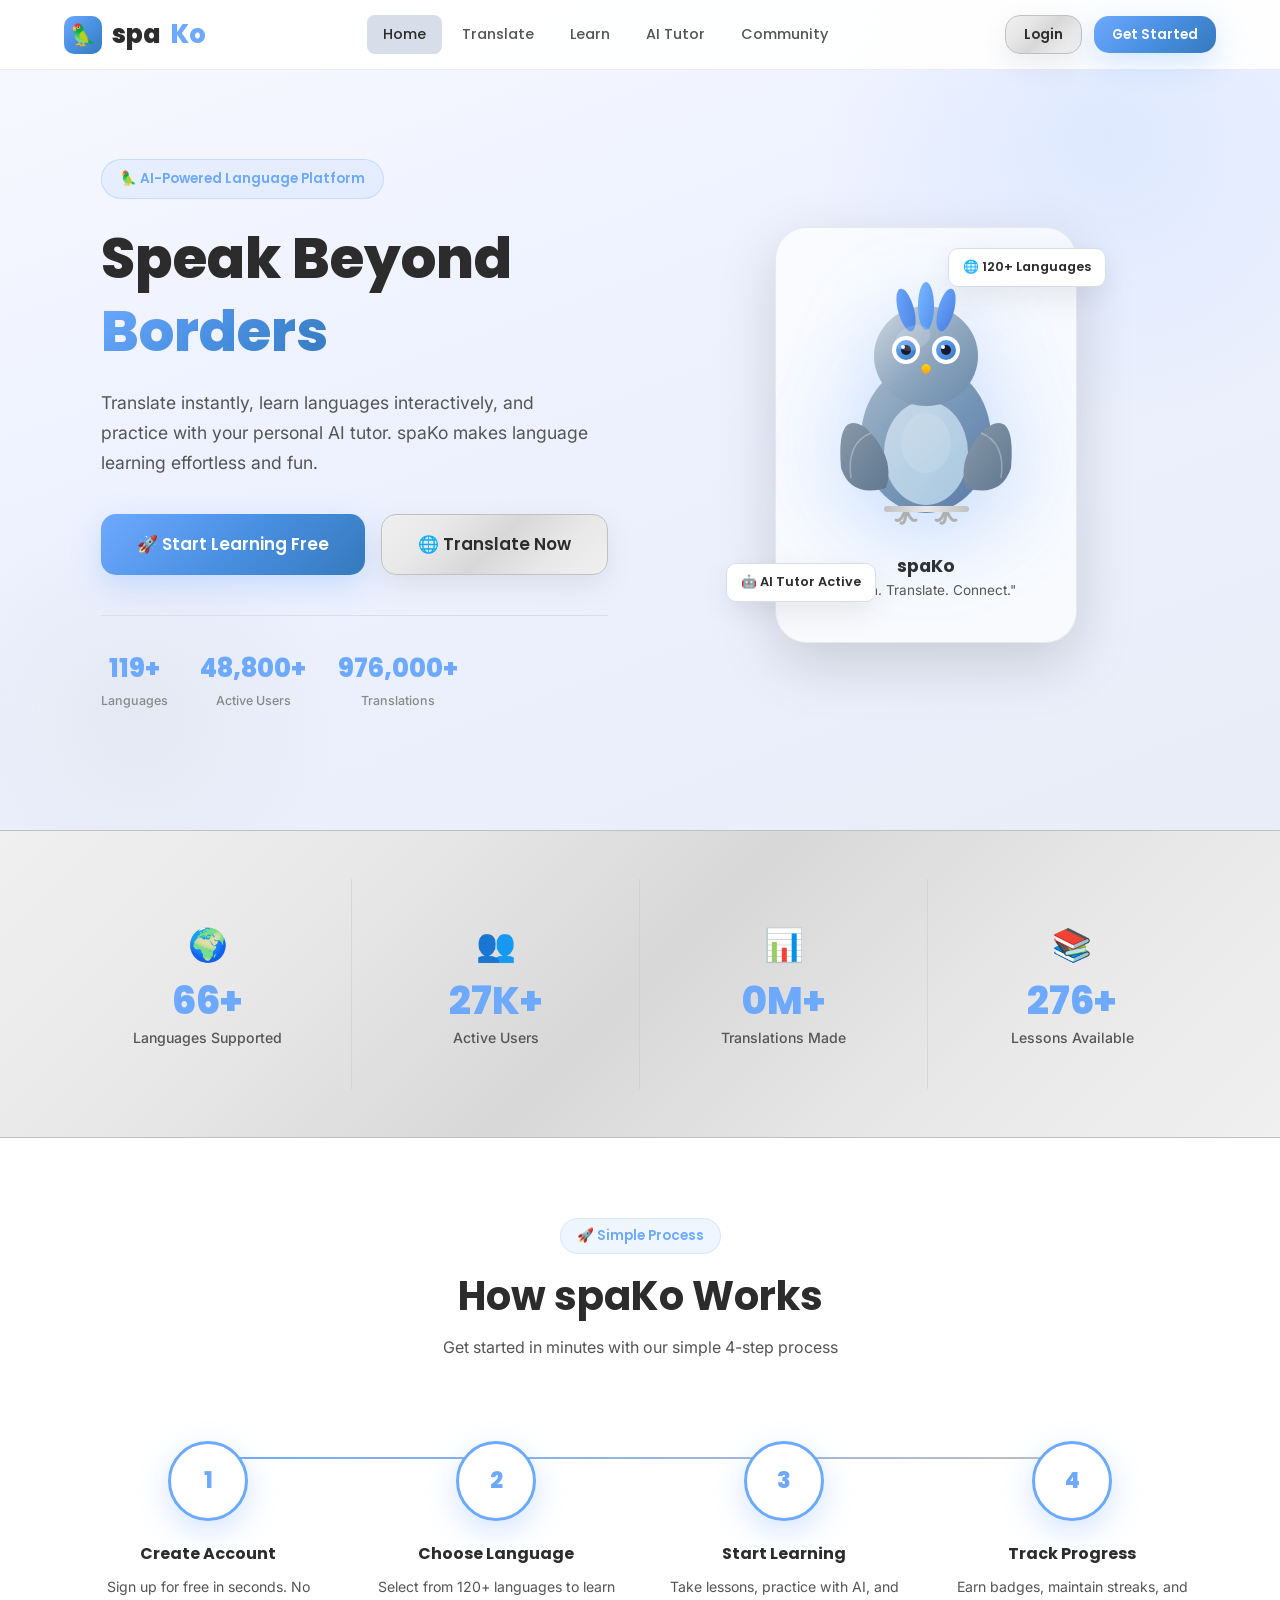
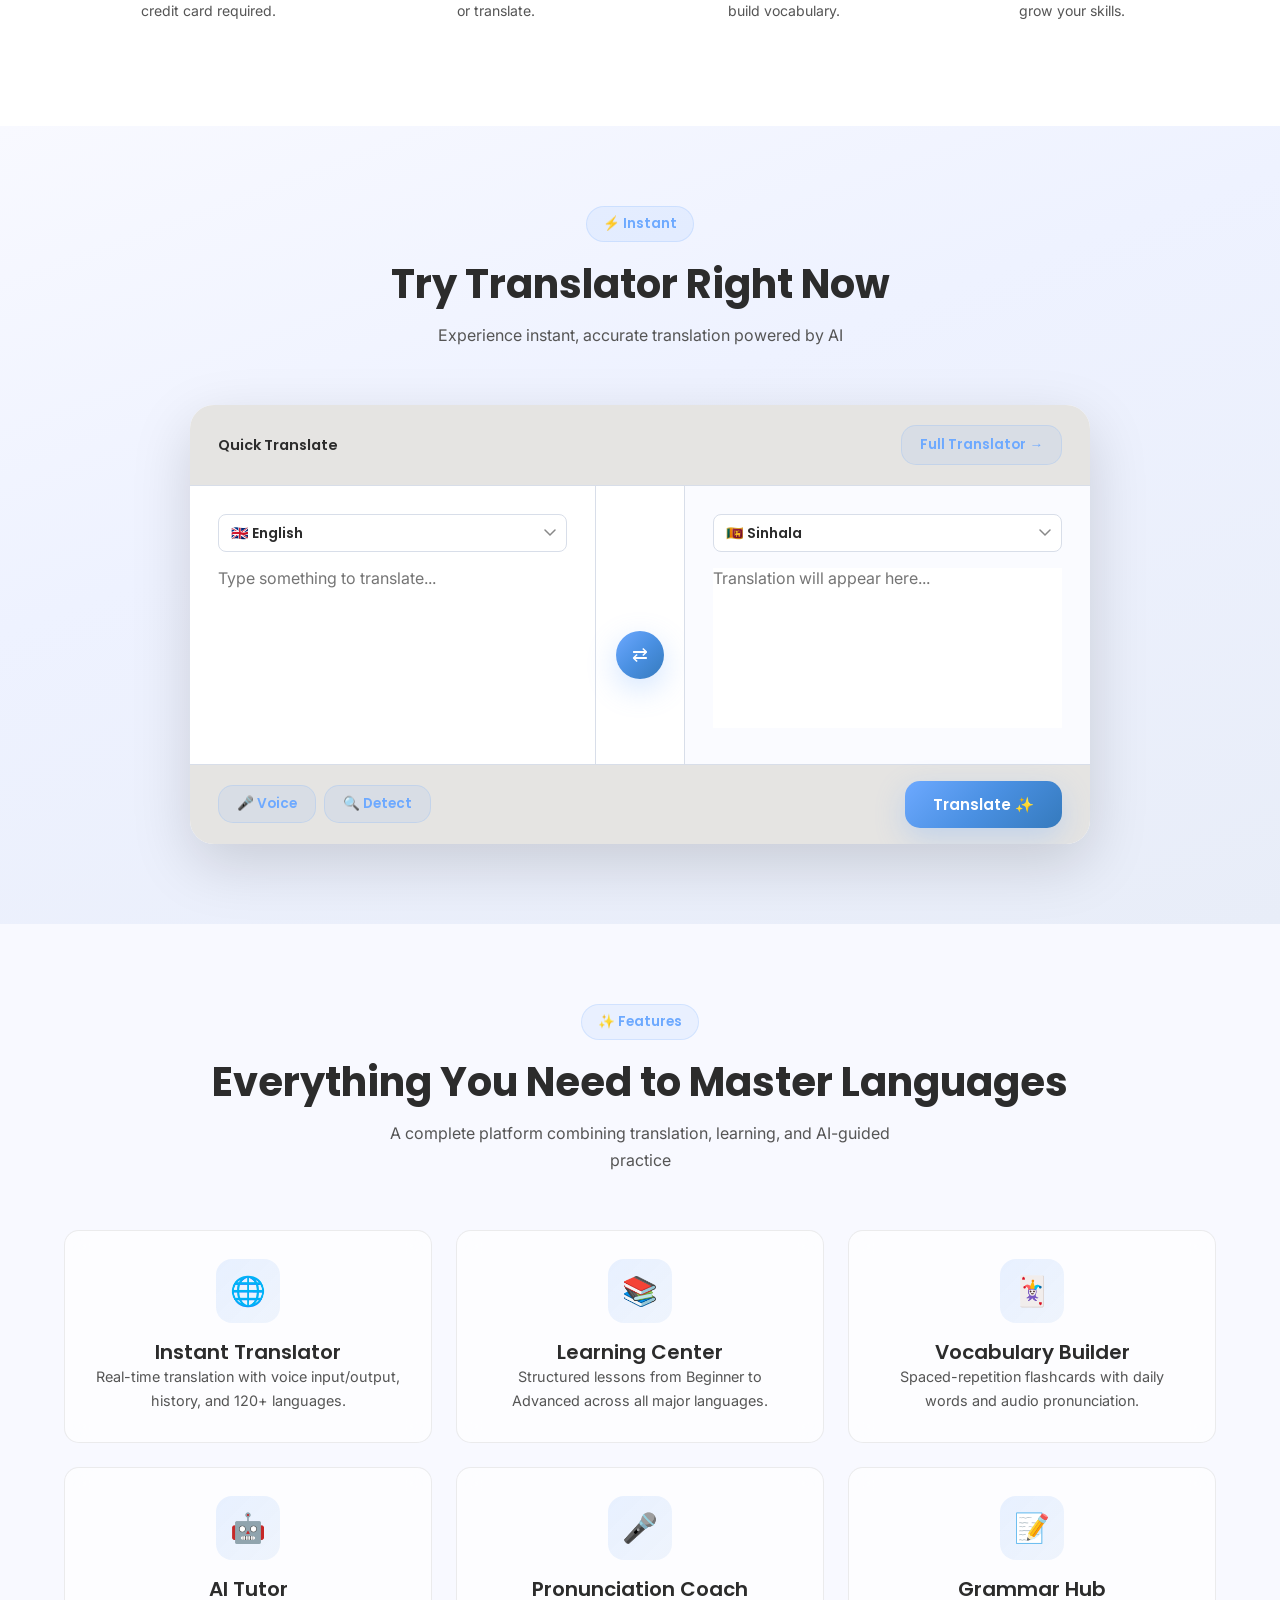
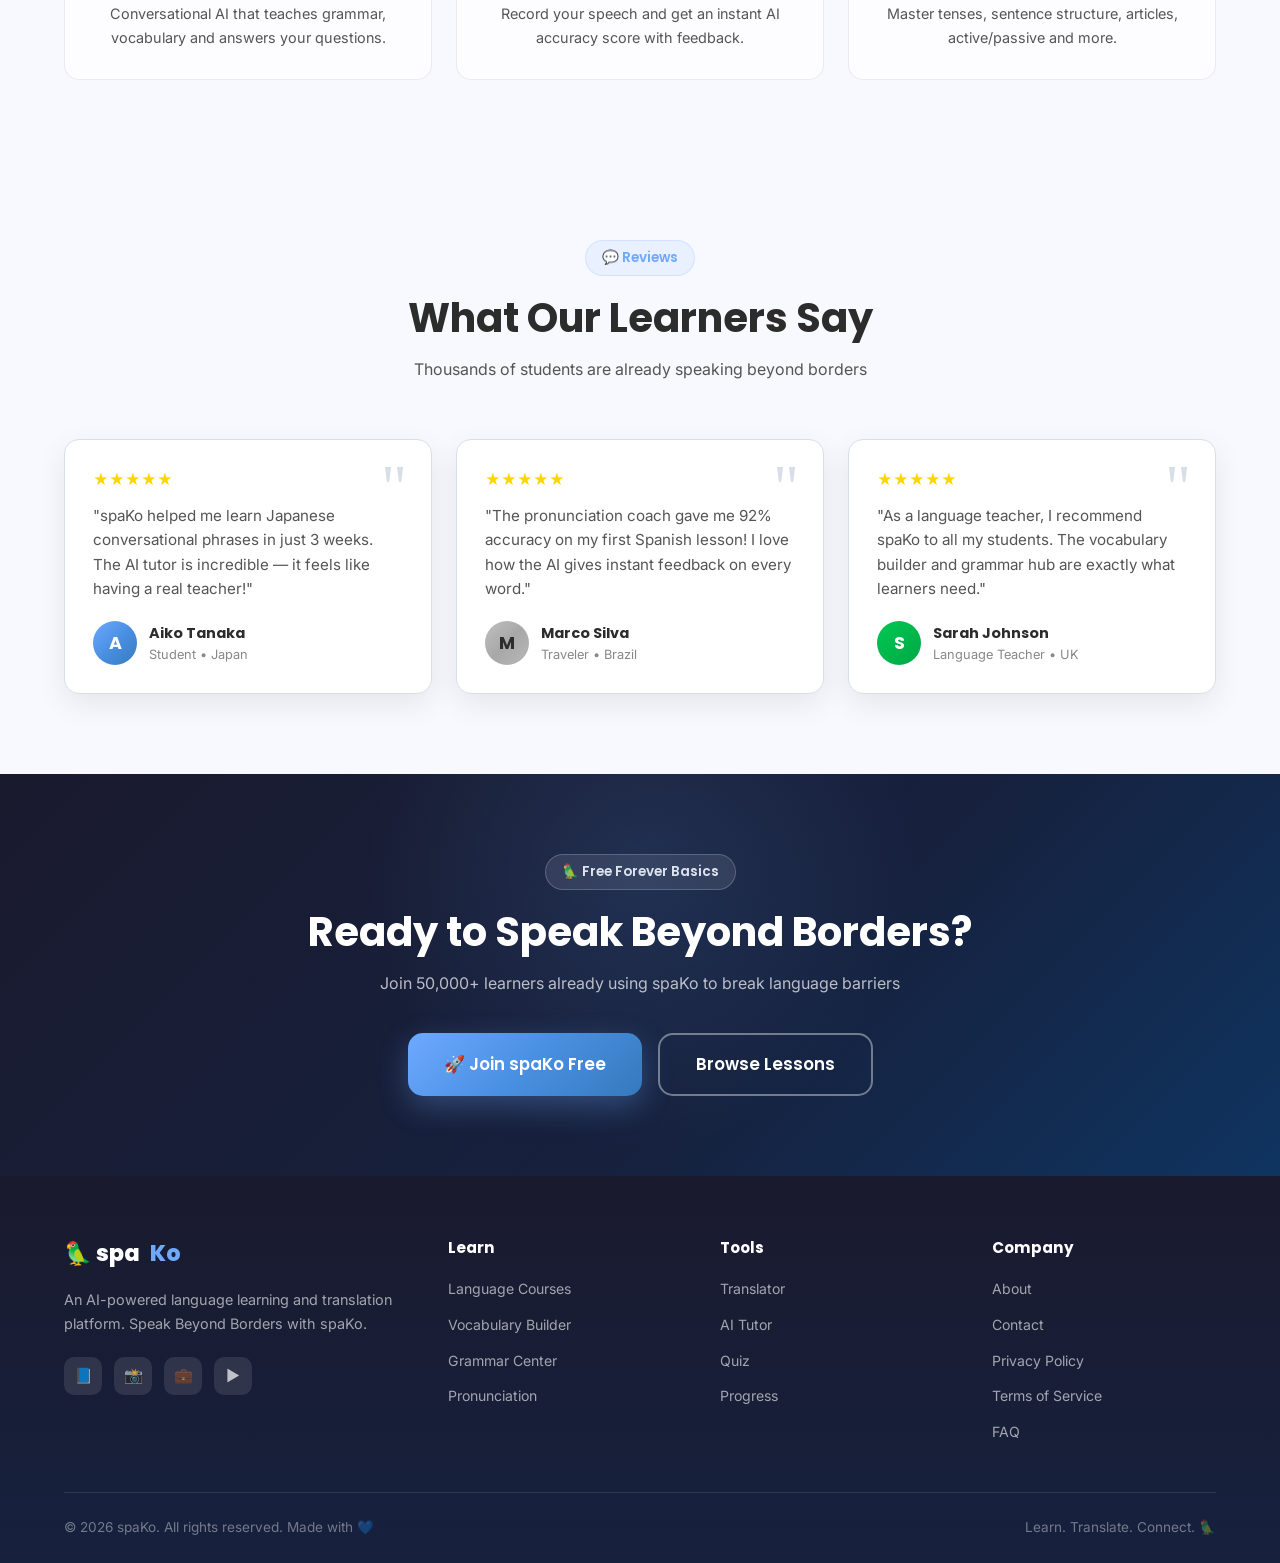
<file: index.html>
<!DOCTYPE html>
<html lang="en">
<head>
  <meta charset="UTF-8" />
  <meta name="viewport" content="width=device-width, initial-scale=1.0" />
  <meta name="description" content="spaKo – AI-Powered Language Learning & Translation Portal. Speak Beyond Borders with instant translation, interactive lessons, and AI-guided learning." />
  <title>spaKo – Speak Beyond Borders</title>
  <link rel="stylesheet" href="css/style.css" />
  <link rel="icon" href="data:image/svg+xml,<svg xmlns='http://www.w3.org/2000/svg' viewBox='0 0 100 100'><text y='.9em' font-size='90'>🦜</text></svg>" />
  <style>
    /* ====== HOME PAGE SPECIFIC ====== */
    .hero { padding: 120px 0 80px; }
    .hero-grid {
      display: grid;
      grid-template-columns: 1fr 1fr;
      gap: 64px;
      align-items: center;
    }
    .hero-tag {
      display: inline-flex;
      align-items: center;
      gap: 8px;
      padding: 8px 18px;
      background: rgba(109, 169, 255, 0.1);
      border: 1px solid rgba(109, 169, 255, 0.25);
      border-radius: 50px;
      font-size: 0.85rem;
      font-weight: 600;
      font-family: var(--font-heading);
      color: var(--soft-blue);
      margin-bottom: 24px;
    }
    .hero-title { margin-bottom: 20px; }
    .hero-title span {
      background: var(--blue-gradient);
      -webkit-background-clip: text;
      -webkit-text-fill-color: transparent;
      background-clip: text;
    }
    .hero-desc { font-size: 1.1rem; margin-bottom: 36px; max-width: 500px; }
    .hero-actions { display: flex; gap: 16px; flex-wrap: wrap; margin-bottom: 40px; }
    .hero-stats {
      display: flex;
      gap: 32px;
      padding-top: 32px;
      border-top: 1px solid var(--light-steel);
    }
    .hero-stat-item { text-align: center; }
    .hero-stat-num {
      font-family: var(--font-heading);
      font-size: 1.6rem;
      font-weight: 800;
      color: var(--soft-blue);
    }
    .hero-stat-label { font-size: 0.78rem; color: var(--light-text); font-weight: 500; margin-top: 2px; }

    /* Parrot */
    .parrot-wrap {
      position: relative;
      display: flex;
      align-items: center;
      justify-content: center;
    }
    .parrot-glow {
      position: absolute;
      width: 340px;
      height: 340px;
      border-radius: 50%;
      background: radial-gradient(circle, rgba(109,169,255,0.15) 0%, transparent 70%);
    }
    .parrot-card {
      background: var(--glass-bg);
      backdrop-filter: blur(16px);
      border: 1px solid var(--glass-border);
      border-radius: var(--border-radius-xl);
      padding: 40px;
      box-shadow: var(--shadow-lg);
      position: relative;
      z-index: 1;
      text-align: center;
    }

    /* Stats section */
    .stats-section {
      background: var(--metallic-gradient);
      border-top: 1px solid var(--metallic-silver);
      border-bottom: 1px solid var(--metallic-silver);
    }
    .stats-grid {
      display: grid;
      grid-template-columns: repeat(4, 1fr);
      gap: 0;
    }
    .stat-item {
      text-align: center;
      padding: 40px 24px;
      border-right: 1px solid rgba(192,192,192,0.4);
    }
    .stat-item:last-child { border-right: none; }
    .stat-emoji { font-size: 2rem; margin-bottom: 12px; }
    .stat-value {
      font-family: var(--font-heading);
      font-size: 2.4rem;
      font-weight: 800;
      color: var(--soft-blue);
      line-height: 1;
      margin-bottom: 6px;
    }
    .stat-label { font-size: 0.88rem; color: var(--medium-text); font-weight: 500; }

    /* Features */
    .features-grid {
      display: grid;
      grid-template-columns: repeat(3, 1fr);
      gap: 24px;
    }

    /* Quick Translate */
    .quick-translate {
      background: var(--hero-gradient);
      position: relative;
    }
    .quick-translate-box {
      background: white;
      border-radius: var(--border-radius-lg);
      box-shadow: var(--shadow-lg);
      overflow: hidden;
      max-width: 900px;
      margin: 0 auto;
    }
    .qt-header {
      padding: 20px 28px;
      background: var(--platinum);
      border-bottom: 1px solid var(--light-steel);
      display: flex;
      align-items: center;
      justify-content: space-between;
    }
    .qt-body {
      display: grid;
      grid-template-columns: 1fr auto 1fr;
      gap: 0;
    }
    .qt-panel { padding: 28px; }
    .qt-panel:first-child { border-right: 1px solid var(--light-steel); }
    .qt-panel:last-child { border-left: 1px solid var(--light-steel); background: #fafbff; }
    .qt-lang-select {
      width: 100%;
      padding: 8px 12px;
      border: 1.5px solid var(--light-steel);
      border-radius: var(--border-radius-sm);
      font-family: var(--font-heading);
      font-weight: 600;
      font-size: 0.88rem;
      color: var(--dark-text);
      background: white;
      cursor: pointer;
      margin-bottom: 16px;
      appearance: none;
      background-image: url("data:image/svg+xml,%3Csvg xmlns='http://www.w3.org/2000/svg' width='12' height='8' viewBox='0 0 12 8'%3E%3Cpath d='M1 1l5 5 5-5' stroke='%23888' stroke-width='1.5' fill='none' stroke-linecap='round'/%3E%3C/svg%3E");
      background-repeat: no-repeat;
      background-position: right 10px center;
      padding-right: 30px;
    }
    .qt-textarea {
      width: 100%;
      min-height: 160px;
      border: none;
      font-size: 1rem;
      font-family: var(--font-body);
      resize: none;
      color: var(--dark-text);
    }
    .qt-textarea:focus { outline: none; }
    .qt-footer {
      padding: 16px 28px;
      background: var(--platinum);
      border-top: 1px solid var(--light-steel);
      display: flex;
      justify-content: space-between;
      align-items: center;
    }
    .qt-swap {
      display: flex;
      align-items: center;
      justify-content: center;
      flex-direction: column;
      padding: 28px 20px;
      gap: 12px;
    }

    /* Testimonials */
    .testimonials { background: #f8f9ff; }
    .testimonials-grid {
      display: grid;
      grid-template-columns: repeat(3, 1fr);
      gap: 24px;
    }
    .testimonial-card {
      background: white;
      border-radius: var(--border-radius);
      padding: 28px;
      box-shadow: var(--shadow);
      border: 1px solid var(--light-steel);
      position: relative;
    }
    .testimonial-card::before {
      content: '"';
      position: absolute;
      top: 16px;
      right: 24px;
      font-size: 4rem;
      font-family: Georgia, serif;
      color: var(--light-steel);
      line-height: 1;
    }
    .testimonial-stars { color: #FFD600; margin-bottom: 12px; font-size: 0.95rem; }
    .testimonial-text { font-size: 0.95rem; color: var(--medium-text); margin-bottom: 20px; line-height: 1.6; }
    .testimonial-author { display: flex; align-items: center; gap: 12px; }
    .author-avatar {
      width: 44px;
      height: 44px;
      border-radius: 50%;
      background: var(--blue-gradient);
      display: flex;
      align-items: center;
      justify-content: center;
      font-size: 1.1rem;
      color: white;
      font-weight: 700;
      font-family: var(--font-heading);
    }
    .author-name { font-weight: 700; font-family: var(--font-heading); font-size: 0.9rem; }
    .author-role { font-size: 0.8rem; color: var(--light-text); }

    /* How It Works */
    .how-it-works { background: white; }
    .steps-grid {
      display: grid;
      grid-template-columns: repeat(4, 1fr);
      gap: 0;
      position: relative;
    }
    .steps-grid::before {
      content: '';
      position: absolute;
      top: 40px;
      left: 10%;
      right: 10%;
      height: 2px;
      background: linear-gradient(90deg, var(--soft-blue), var(--metallic-silver));
      z-index: 0;
    }
    .step-item { text-align: center; padding: 24px; position: relative; z-index: 1; }
    .step-number {
      width: 80px;
      height: 80px;
      border-radius: 50%;
      background: white;
      border: 3px solid var(--soft-blue);
      display: flex;
      align-items: center;
      justify-content: center;
      font-family: var(--font-heading);
      font-size: 1.4rem;
      font-weight: 800;
      color: var(--soft-blue);
      margin: 0 auto 20px;
      box-shadow: var(--shadow-blue);
    }
    .step-title { font-weight: 700; margin-bottom: 8px; font-family: var(--font-heading); }
    .step-desc { font-size: 0.88rem; color: var(--medium-text); }

    /* CTA Banner */
    .cta-banner {
      background: linear-gradient(135deg, #1a1a2e 0%, #16213e 60%, #0f3460 100%);
      padding: 80px 0;
      text-align: center;
      position: relative;
      overflow: hidden;
    }
    .cta-banner::before {
      content: '';
      position: absolute;
      top: -50%;
      left: 50%;
      transform: translateX(-50%);
      width: 600px;
      height: 600px;
      background: radial-gradient(circle, rgba(109,169,255,0.12) 0%, transparent 65%);
    }
    .cta-banner h2, .cta-banner p { position: relative; z-index: 1; }
    .cta-banner h2 { color: white; margin-bottom: 12px; }
    .cta-banner p { color: rgba(255,255,255,0.7); margin-bottom: 36px; }

    @media (max-width: 1024px) {
      .hero-grid { grid-template-columns: 1fr; gap: 40px; }
      .features-grid { grid-template-columns: repeat(2, 1fr); }
      .steps-grid { grid-template-columns: repeat(2, 1fr); }
      .steps-grid::before { display: none; }
      .stats-grid { grid-template-columns: repeat(2, 1fr); }
      .stat-item:nth-child(2) { border-right: none; }
    }

    @media (max-width: 768px) {
      .features-grid { grid-template-columns: 1fr; }
      .testimonials-grid { grid-template-columns: 1fr; }
      .hero-stats { flex-direction: row; flex-wrap: wrap; }
      .qt-body { grid-template-columns: 1fr; }
      .qt-panel:first-child { border-right: none; border-bottom: 1px solid var(--light-steel); }
      .qt-panel:last-child { border-left: none; }
      .qt-swap { flex-direction: row; padding: 0 28px; }
    }
  </style>
</head>
<body>
  <!-- ====== NAVBAR ====== -->
  <nav class="navbar" id="navbar">
    <div class="nav-container">
      <a href="index.html" class="nav-brand">
        <div class="brand-icon">🦜</div>
        spa<span>Ko</span>
      </a>
      <div class="nav-links">
        <a href="index.html" class="active">Home</a>
        <a href="translator.html">Translate</a>
        <a href="learning.html">Learn</a>
        <a href="ai-tutor.html">AI Tutor</a>
        <a href="forum.html">Community</a>
      </div>
      <div class="nav-actions">
        <a href="login.html" class="btn btn-secondary btn-sm">Login</a>
        <a href="register.html" class="btn btn-primary btn-sm">Get Started</a>
        <div class="hamburger" id="hamburger" aria-label="Menu">
          <span></span><span></span><span></span>
        </div>
      </div>
    </div>
  </nav>

  <!-- ====== HERO ====== -->
  <section class="hero" id="hero">
    <div class="container">
      <div class="hero-grid">
        <!-- Left -->
        <div class="hero-content animate-fadeInUp">
          <div class="hero-tag">🦜 AI-Powered Language Platform</div>
          <h1 class="hero-title">
            Speak Beyond<br />
            <span>Borders</span>
          </h1>
          <p class="hero-desc">
            Translate instantly, learn languages interactively, and practice with your personal AI tutor. spaKo makes language learning effortless and fun.
          </p>
          <div class="hero-actions">
            <a href="register.html" class="btn btn-primary btn-lg" id="cta-start-learning">
              🚀 Start Learning Free
            </a>
            <a href="translator.html" class="btn btn-secondary btn-lg" id="cta-translate-now">
              🌐 Translate Now
            </a>
          </div>
          <div class="hero-stats">
            <div class="hero-stat-item">
              <div class="hero-stat-num" data-counter data-target="120" data-suffix="+">0+</div>
              <div class="hero-stat-label">Languages</div>
            </div>
            <div class="hero-stat-item">
              <div class="hero-stat-num" data-counter data-target="50000" data-suffix="+">0+</div>
              <div class="hero-stat-label">Active Users</div>
            </div>
            <div class="hero-stat-item">
              <div class="hero-stat-num" data-counter data-target="1000000" data-suffix="+">0+</div>
              <div class="hero-stat-label">Translations</div>
            </div>
          </div>
        </div>

        <!-- Right – Parrot -->
        <div class="parrot-wrap animate-fadeInUp animate-delay-2">
          <div class="parrot-glow"></div>
          <div class="parrot-card">
            <!-- Animated Metallic Parrot SVG -->
            <svg class="parrot-svg" width="220" height="260" viewBox="0 0 220 260" fill="none" xmlns="http://www.w3.org/2000/svg">
              <!-- Body -->
              <ellipse cx="110" cy="170" rx="65" ry="75" fill="url(#bodyGrad)"/>
              <!-- Chest -->
              <ellipse cx="110" cy="185" rx="42" ry="52" fill="url(#chestGrad)"/>
              <!-- Head -->
              <ellipse cx="110" cy="88" rx="52" ry="50" fill="url(#headGrad)"/>
              <!-- Crown feathers -->
              <ellipse cx="90" cy="42" rx="8" ry="22" fill="url(#featherGrad)" transform="rotate(-15 90 42)"/>
              <ellipse cx="110" cy="38" rx="8" ry="24" fill="url(#featherGrad2)"/>
              <ellipse cx="130" cy="42" rx="8" ry="22" fill="url(#featherGrad)" transform="rotate(15 130 42)"/>
              <!-- Eye glow -->
              <circle cx="90" cy="82" r="14" fill="white"/>
              <circle cx="90" cy="82" r="10" fill="url(#eyeGrad)"/>
              <circle cx="90" cy="82" r="5" fill="#1a1a2e"/>
              <circle cx="87" cy="79" r="2" fill="white"/>
              <circle cx="130" cy="82" r="14" fill="white"/>
              <circle cx="130" cy="82" r="10" fill="url(#eyeGrad)"/>
              <circle cx="130" cy="82" r="5" fill="#1a1a2e"/>
              <circle cx="127" cy="79" r="2" fill="white"/>
              <!-- Beak -->
              <path d="M105 100 Q110 92 115 100 Q110 112 105 100Z" fill="url(#beakGrad)"/>
              <!-- Wings -->
              <path d="M50 160 Q20 140 25 200 Q35 230 70 220 Q80 190 50 160Z" fill="url(#wingGrad)"/>
              <path d="M170 160 Q200 140 195 200 Q185 230 150 220 Q140 190 170 160Z" fill="url(#wingGrad)"/>
              <!-- Wing detail lines -->
              <path d="M55 165 Q30 175 35 210" stroke="rgba(255,255,255,0.3)" stroke-width="1.5" fill="none"/>
              <path d="M165 165 Q190 175 185 210" stroke="rgba(255,255,255,0.3)" stroke-width="1.5" fill="none"/>
              <!-- Feet -->
              <path d="M90 240 Q85 255 80 252 M90 240 Q90 257 85 255 M90 240 Q95 255 100 252" stroke="#B0B0B0" stroke-width="3" stroke-linecap="round"/>
              <path d="M130 240 Q125 255 120 252 M130 240 Q130 257 125 255 M130 240 Q135 255 140 252" stroke="#B0B0B0" stroke-width="3" stroke-linecap="round"/>
              <!-- Perch -->
              <rect x="68" y="238" width="85" height="6" rx="3" fill="url(#perchGrad)"/>
              <!-- Chest pattern -->
              <ellipse cx="110" cy="175" rx="25" ry="30" fill="rgba(255,255,255,0.12)"/>
              <!-- Metallic sheen on head -->
              <ellipse cx="97" cy="70" rx="18" ry="12" fill="rgba(255,255,255,0.15)" transform="rotate(-20 97 70)"/>

              <defs>
                <linearGradient id="bodyGrad" x1="0" y1="0" x2="1" y2="1">
                  <stop offset="0%" stop-color="#A8B8C8"/>
                  <stop offset="50%" stop-color="#7898B8"/>
                  <stop offset="100%" stop-color="#5878A8"/>
                </linearGradient>
                <linearGradient id="chestGrad" x1="0" y1="0" x2="1" y2="1">
                  <stop offset="0%" stop-color="#C8D8E8"/>
                  <stop offset="100%" stop-color="#A8C8E0"/>
                </linearGradient>
                <linearGradient id="headGrad" x1="0" y1="0" x2="1" y2="1">
                  <stop offset="0%" stop-color="#D0D8E0"/>
                  <stop offset="50%" stop-color="#90A8C0"/>
                  <stop offset="100%" stop-color="#6888A8"/>
                </linearGradient>
                <linearGradient id="featherGrad" x1="0" y1="0" x2="1" y2="1">
                  <stop offset="0%" stop-color="#6DA9FF"/>
                  <stop offset="100%" stop-color="#4A80E0"/>
                </linearGradient>
                <linearGradient id="featherGrad2" x1="0" y1="0" x2="1" y2="1">
                  <stop offset="0%" stop-color="#7AB8FF"/>
                  <stop offset="100%" stop-color="#5090F0"/>
                </linearGradient>
                <linearGradient id="eyeGrad" x1="0" y1="0" x2="1" y2="1">
                  <stop offset="0%" stop-color="#6DA9FF"/>
                  <stop offset="100%" stop-color="#357ABD"/>
                </linearGradient>
                <linearGradient id="beakGrad" x1="0" y1="0" x2="0" y2="1">
                  <stop offset="0%" stop-color="#FFD600"/>
                  <stop offset="100%" stop-color="#FFA000"/>
                </linearGradient>
                <linearGradient id="wingGrad" x1="0" y1="0" x2="1" y2="1">
                  <stop offset="0%" stop-color="#8898A8"/>
                  <stop offset="100%" stop-color="#607890"/>
                </linearGradient>
                <linearGradient id="perchGrad" x1="0" y1="0" x2="1" y2="0">
                  <stop offset="0%" stop-color="#C0C0C0"/>
                  <stop offset="50%" stop-color="#E8E8E8"/>
                  <stop offset="100%" stop-color="#C0C0C0"/>
                </linearGradient>
              </defs>
            </svg>
            <div style="margin-top: 16px;">
              <div style="font-family: var(--font-heading); font-weight: 700; font-size: 1.1rem; color: var(--dark-text);">spaKo</div>
              <div style="font-size: 0.85rem; color: var(--medium-text);">"Learn. Translate. Connect."</div>
            </div>
            <!-- Floating chips -->
            <div style="position: absolute; top: 20px; right: -30px; background: white; border-radius: 10px; padding: 8px 14px; box-shadow: var(--shadow); font-size: 0.8rem; font-weight: 600; font-family: var(--font-heading); border: 1px solid var(--light-steel); white-space: nowrap;">
              🌐 120+ Languages
            </div>
            <div style="position: absolute; bottom: 40px; left: -50px; background: white; border-radius: 10px; padding: 8px 14px; box-shadow: var(--shadow); font-size: 0.8rem; font-weight: 600; font-family: var(--font-heading); border: 1px solid var(--light-steel); white-space: nowrap;">
              🤖 AI Tutor Active
            </div>
          </div>
        </div>
      </div>
    </div>
  </section>

  <!-- ====== STATS ====== -->
  <section class="stats-section section-sm">
    <div class="container">
      <div class="stats-grid">
        <div class="stat-item">
          <div class="stat-emoji">🌍</div>
          <div class="stat-value" data-counter data-target="120" data-suffix="+">0</div>
          <div class="stat-label">Languages Supported</div>
        </div>
        <div class="stat-item">
          <div class="stat-emoji">👥</div>
          <div class="stat-value" data-counter data-target="50" data-suffix="K+">0</div>
          <div class="stat-label">Active Users</div>
        </div>
        <div class="stat-item">
          <div class="stat-emoji">📊</div>
          <div class="stat-value" data-counter data-target="1" data-suffix="M+">0</div>
          <div class="stat-label">Translations Made</div>
        </div>
        <div class="stat-item">
          <div class="stat-emoji">📚</div>
          <div class="stat-value" data-counter data-target="500" data-suffix="+">0</div>
          <div class="stat-label">Lessons Available</div>
        </div>
      </div>
    </div>
  </section>

  <!-- ====== HOW IT WORKS ====== -->
  <section class="how-it-works section">
    <div class="container">
      <div class="section-header">
        <div class="section-tag">🚀 Simple Process</div>
        <h2>How spaKo Works</h2>
        <p>Get started in minutes with our simple 4-step process</p>
      </div>
      <div class="steps-grid">
        <div class="step-item" data-animate>
          <div class="step-number">1</div>
          <div class="step-title">Create Account</div>
          <p class="step-desc">Sign up for free in seconds. No credit card required.</p>
        </div>
        <div class="step-item" data-animate>
          <div class="step-number">2</div>
          <div class="step-title">Choose Language</div>
          <p class="step-desc">Select from 120+ languages to learn or translate.</p>
        </div>
        <div class="step-item" data-animate>
          <div class="step-number">3</div>
          <div class="step-title">Start Learning</div>
          <p class="step-desc">Take lessons, practice with AI, and build vocabulary.</p>
        </div>
        <div class="step-item" data-animate>
          <div class="step-number">4</div>
          <div class="step-title">Track Progress</div>
          <p class="step-desc">Earn badges, maintain streaks, and grow your skills.</p>
        </div>
      </div>
    </div>
  </section>

  <!-- ====== QUICK TRANSLATE ====== -->
  <section class="quick-translate section">
    <div class="container">
      <div class="section-header">
        <div class="section-tag">⚡ Instant</div>
        <h2>Try Translator Right Now</h2>
        <p>Experience instant, accurate translation powered by AI</p>
      </div>
      <div class="quick-translate-box">
        <div class="qt-header">
          <span style="font-family: var(--font-heading); font-weight: 600; font-size: 0.9rem;">Quick Translate</span>
          <a href="translator.html" class="btn btn-ghost btn-sm">Full Translator →</a>
        </div>
        <div class="qt-body">
          <div class="qt-panel">
            <select class="qt-lang-select" id="qt-source" aria-label="Source language">
              <option value="en">🇬🇧 English</option>
              <option value="si">🇱🇰 Sinhala</option>
              <option value="ta">🇮🇳 Tamil</option>
              <option value="fr">🇫🇷 French</option>
              <option value="de">🇩🇪 German</option>
              <option value="ja">🇯🇵 Japanese</option>
              <option value="zh">🇨🇳 Chinese</option>
              <option value="ko">🇰🇷 Korean</option>
              <option value="ar">🇸🇦 Arabic</option>
              <option value="es">🇪🇸 Spanish</option>
            </select>
            <textarea class="qt-textarea" id="qt-input" placeholder="Type something to translate..." aria-label="Text to translate"></textarea>
          </div>
          <div class="qt-swap">
            <button class="swap-btn" id="qt-swap-btn" title="Swap languages">⇄</button>
          </div>
          <div class="qt-panel">
            <select class="qt-lang-select" id="qt-target" aria-label="Target language">
              <option value="si">🇱🇰 Sinhala</option>
              <option value="en">🇬🇧 English</option>
              <option value="ta">🇮🇳 Tamil</option>
              <option value="fr">🇫🇷 French</option>
              <option value="de">🇩🇪 German</option>
              <option value="ja">🇯🇵 Japanese</option>
              <option value="zh">🇨🇳 Chinese</option>
              <option value="ko">🇰🇷 Korean</option>
              <option value="ar">🇸🇦 Arabic</option>
              <option value="es">🇪🇸 Spanish</option>
            </select>
            <textarea class="qt-textarea" id="qt-output" placeholder="Translation will appear here..." readonly aria-label="Translated text"></textarea>
          </div>
        </div>
        <div class="qt-footer">
          <div style="display: flex; gap: 8px;">
            <button class="btn btn-ghost btn-sm" id="qt-voice-btn" title="Voice input">🎤 Voice</button>
            <button class="btn btn-ghost btn-sm" id="qt-detect-btn" title="Detect language">🔍 Detect</button>
          </div>
          <button class="btn btn-primary" id="qt-translate-btn">Translate ✨</button>
        </div>
      </div>
    </div>
  </section>

  <!-- ====== FEATURES ====== -->
  <section class="section" style="background: #f8f9ff;">
    <div class="container">
      <div class="section-header">
        <div class="section-tag">✨ Features</div>
        <h2>Everything You Need to Master Languages</h2>
        <p>A complete platform combining translation, learning, and AI-guided practice</p>
      </div>
      <div class="features-grid">
        <a href="translator.html" class="feature-card" data-animate id="feature-translator">
          <div class="feature-icon">🌐</div>
          <h4>Instant Translator</h4>
          <p style="font-size: 0.9rem;">Real-time translation with voice input/output, history, and 120+ languages.</p>
        </a>
        <a href="learning.html" class="feature-card" data-animate id="feature-learning">
          <div class="feature-icon">📚</div>
          <h4>Learning Center</h4>
          <p style="font-size: 0.9rem;">Structured lessons from Beginner to Advanced across all major languages.</p>
        </a>
        <a href="vocabulary.html" class="feature-card" data-animate id="feature-vocab">
          <div class="feature-icon">🃏</div>
          <h4>Vocabulary Builder</h4>
          <p style="font-size: 0.9rem;">Spaced-repetition flashcards with daily words and audio pronunciation.</p>
        </a>
        <a href="ai-tutor.html" class="feature-card" data-animate id="feature-ai">
          <div class="feature-icon">🤖</div>
          <h4>AI Tutor</h4>
          <p style="font-size: 0.9rem;">Conversational AI that teaches grammar, vocabulary and answers your questions.</p>
        </a>
        <a href="pronunciation.html" class="feature-card" data-animate id="feature-pronunciation">
          <div class="feature-icon">🎤</div>
          <h4>Pronunciation Coach</h4>
          <p style="font-size: 0.9rem;">Record your speech and get an instant AI accuracy score with feedback.</p>
        </a>
        <a href="grammar.html" class="feature-card" data-animate id="feature-grammar">
          <div class="feature-icon">📝</div>
          <h4>Grammar Hub</h4>
          <p style="font-size: 0.9rem;">Master tenses, sentence structure, articles, active/passive and more.</p>
        </a>
      </div>
    </div>
  </section>

  <!-- ====== TESTIMONIALS ====== -->
  <section class="testimonials section">
    <div class="container">
      <div class="section-header">
        <div class="section-tag">💬 Reviews</div>
        <h2>What Our Learners Say</h2>
        <p>Thousands of students are already speaking beyond borders</p>
      </div>
      <div class="testimonials-grid">
        <div class="testimonial-card" data-animate>
          <div class="testimonial-stars">★★★★★</div>
          <p class="testimonial-text">"spaKo helped me learn Japanese conversational phrases in just 3 weeks. The AI tutor is incredible — it feels like having a real teacher!"</p>
          <div class="testimonial-author">
            <div class="author-avatar">A</div>
            <div>
              <div class="author-name">Aiko Tanaka</div>
              <div class="author-role">Student • Japan</div>
            </div>
          </div>
        </div>
        <div class="testimonial-card" data-animate>
          <div class="testimonial-stars">★★★★★</div>
          <p class="testimonial-text">"The pronunciation coach gave me 92% accuracy on my first Spanish lesson! I love how the AI gives instant feedback on every word."</p>
          <div class="testimonial-author">
            <div class="author-avatar" style="background: var(--silver-gradient); color: var(--dark-text);">M</div>
            <div>
              <div class="author-name">Marco Silva</div>
              <div class="author-role">Traveler • Brazil</div>
            </div>
          </div>
        </div>
        <div class="testimonial-card" data-animate>
          <div class="testimonial-stars">★★★★★</div>
          <p class="testimonial-text">"As a language teacher, I recommend spaKo to all my students. The vocabulary builder and grammar hub are exactly what learners need."</p>
          <div class="testimonial-author">
            <div class="author-avatar" style="background: linear-gradient(135deg, #00C853, #00A844);">S</div>
            <div>
              <div class="author-name">Sarah Johnson</div>
              <div class="author-role">Language Teacher • UK</div>
            </div>
          </div>
        </div>
      </div>
    </div>
  </section>

  <!-- ====== CTA BANNER ====== -->
  <section class="cta-banner">
    <div class="container">
      <div class="section-tag" style="background: rgba(255,255,255,0.1); color: rgba(255,255,255,0.9); border-color: rgba(255,255,255,0.2);">🦜 Free Forever Basics</div>
      <h2>Ready to Speak Beyond Borders?</h2>
      <p>Join 50,000+ learners already using spaKo to break language barriers</p>
      <div style="display: flex; gap: 16px; justify-content: center; position: relative; z-index: 1; flex-wrap: wrap;">
        <a href="register.html" class="btn btn-primary btn-lg" id="cta-join">🚀 Join spaKo Free</a>
        <a href="learning.html" class="btn btn-outline btn-lg" style="color: white; border-color: rgba(255,255,255,0.4);" id="cta-browse-lessons">Browse Lessons</a>
      </div>
    </div>
  </section>

  <!-- ====== FOOTER ====== -->
  <footer class="footer">
    <div class="container">
      <div class="footer-grid">
        <div>
          <div class="footer-brand">🦜 spa<span>Ko</span></div>
          <p class="footer-desc">An AI-powered language learning and translation platform. Speak Beyond Borders with spaKo.</p>
          <div class="footer-social">
            <a href="#" class="social-btn" aria-label="Facebook">📘</a>
            <a href="#" class="social-btn" aria-label="Instagram">📸</a>
            <a href="#" class="social-btn" aria-label="LinkedIn">💼</a>
            <a href="#" class="social-btn" aria-label="YouTube">▶️</a>
          </div>
        </div>
        <div>
          <div class="footer-heading">Learn</div>
          <ul class="footer-links">
            <li><a href="learning.html">Language Courses</a></li>
            <li><a href="vocabulary.html">Vocabulary Builder</a></li>
            <li><a href="grammar.html">Grammar Center</a></li>
            <li><a href="pronunciation.html">Pronunciation</a></li>
          </ul>
        </div>
        <div>
          <div class="footer-heading">Tools</div>
          <ul class="footer-links">
            <li><a href="translator.html">Translator</a></li>
            <li><a href="ai-tutor.html">AI Tutor</a></li>
            <li><a href="quiz.html">Quiz</a></li>
            <li><a href="progress.html">Progress</a></li>
          </ul>
        </div>
        <div>
          <div class="footer-heading">Company</div>
          <ul class="footer-links">
            <li><a href="#">About</a></li>
            <li><a href="#">Contact</a></li>
            <li><a href="#">Privacy Policy</a></li>
            <li><a href="#">Terms of Service</a></li>
            <li><a href="#">FAQ</a></li>
          </ul>
        </div>
      </div>
      <div class="footer-bottom">
        <span>© 2026 spaKo. All rights reserved. Made with 💙</span>
        <span>Learn. Translate. Connect. 🦜</span>
      </div>
    </div>
  </footer>

  <div class="sidebar-overlay" id="sidebarOverlay"></div>
  <div class="toast-container"></div>

  <script src="js/main.js"></script>
  <script>
    // Quick translator demo
    const translations = {
      'hello': { si: 'ආයුබෝවන්', fr: 'Bonjour', de: 'Hallo', ja: 'こんにちは', ko: '안녕하세요', zh: '你好', ar: 'مرحبا', es: 'Hola', ta: 'வணக்கம்', en: 'Hello' },
      'thank you': { si: 'ස්තූතියි', fr: 'Merci', de: 'Danke', ja: 'ありがとう', ko: '감사합니다', zh: '谢谢', ar: 'شكراً', es: 'Gracias', ta: 'நன்றி', en: 'Thank you' },
      'good morning': { si: 'සුභ උදෑසනක්', fr: 'Bonjour', de: 'Guten Morgen', ja: 'おはようございます', ko: '좋은 아침', zh: '早上好', ar: 'صباح الخير', es: 'Buenos días', ta: 'காலை வணக்கம்', en: 'Good Morning' },
      'how are you': { si: 'කොහොමද?', fr: 'Comment ça va?', de: 'Wie geht es Ihnen?', ja: 'お元気ですか？', ko: '어떻게 지내요?', zh: '你好吗？', ar: 'كيف حالك؟', es: '¿Cómo estás?', ta: 'நீங்கள் எப்படி இருக்கிறீர்கள்?', en: 'How are you?' },
    };

    document.getElementById('qt-translate-btn').addEventListener('click', function() {
      const input = document.getElementById('qt-input').value.trim().toLowerCase();
      const targetLang = document.getElementById('qt-target').value;
      const output = document.getElementById('qt-output');

      if (!input) { window.spaKo.ToastManager.show('Please enter text to translate', 'error'); return; }

      // Simple demo translation
      if (translations[input] && translations[input][targetLang]) {
        output.value = translations[input][targetLang];
        window.spaKo.ToastManager.show('Translation complete!', 'success');
      } else {
        output.value = `[${targetLang.toUpperCase()}] ${input} — Full translation available in Translator page`;
        window.spaKo.ToastManager.show('Visit the full Translator for all languages!', 'info');
      }
    });

    document.getElementById('qt-swap-btn').addEventListener('click', function() {
      const src = document.getElementById('qt-source');
      const tgt = document.getElementById('qt-target');
      const srcVal = src.value, tgtVal = tgt.value;
      src.value = tgtVal;
      tgt.value = srcVal;
      const inputEl = document.getElementById('qt-input');
      const outputEl = document.getElementById('qt-output');
      const temp = inputEl.value;
      inputEl.value = outputEl.value;
      outputEl.value = temp;
    });

    document.getElementById('qt-detect-btn').addEventListener('click', () => {
      window.spaKo.ToastManager.show('Language auto-detected as English!', 'info');
    });

    document.getElementById('qt-voice-btn').addEventListener('click', () => {
      if ('webkitSpeechRecognition' in window || 'SpeechRecognition' in window) {
        const SR = window.SpeechRecognition || window.webkitSpeechRecognition;
        const rec = new SR();
        rec.onresult = e => {
          document.getElementById('qt-input').value = e.results[0][0].transcript;
          window.spaKo.ToastManager.show('Voice captured!', 'success');
        };
        rec.start();
        window.spaKo.ToastManager.show('Listening... speak now', 'info');
      } else {
        window.spaKo.ToastManager.show('Voice not supported in this browser', 'error');
      }
    });
  </script>
</body>
</html>
</file>
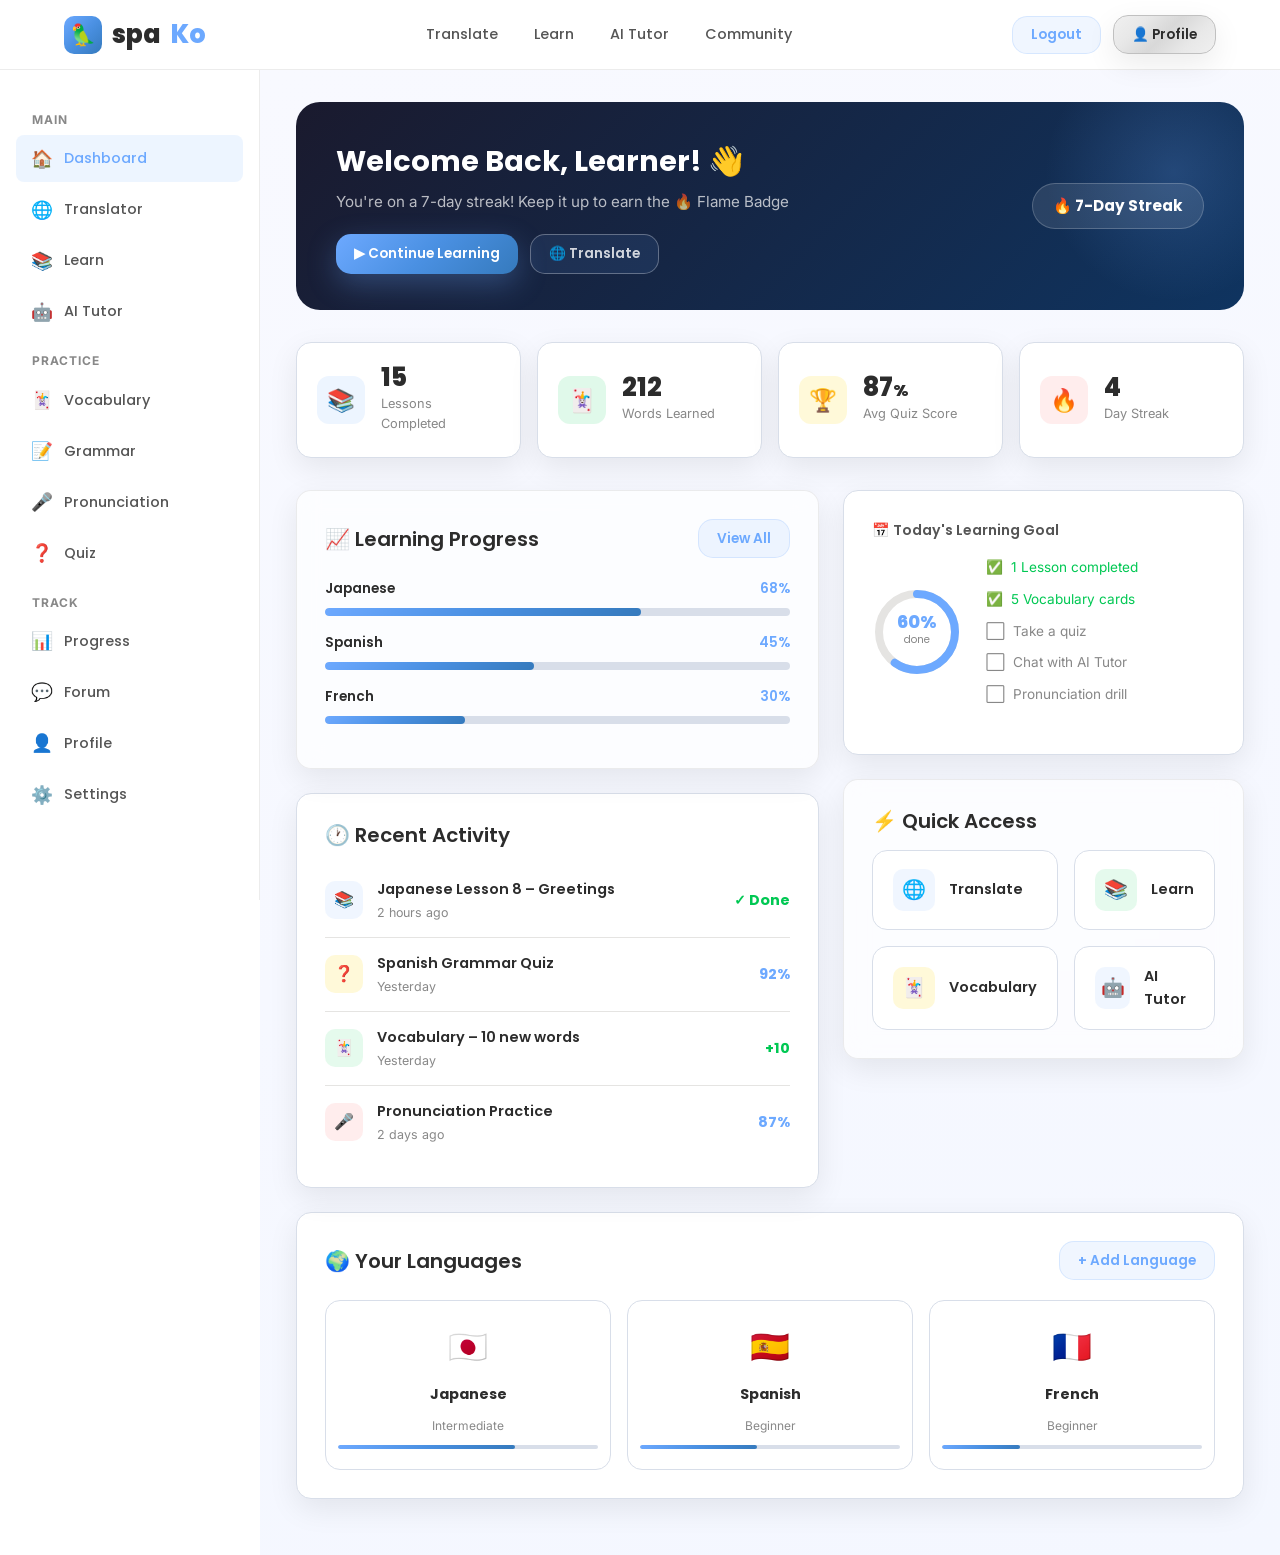
<file: dashboard.html>
<!DOCTYPE html>
<html lang="en">
<head>
  <meta charset="UTF-8" />
  <meta name="viewport" content="width=device-width, initial-scale=1.0" />
  <meta name="description" content="spaKo Dashboard – Your language learning command center." />
  <title>Dashboard – spaKo</title>
  <link rel="stylesheet" href="css/style.css" />
  <link rel="icon" href="data:image/svg+xml,<svg xmlns='http://www.w3.org/2000/svg' viewBox='0 0 100 100'><text y='.9em' font-size='90'>🦜</text></svg>" />
  <style>
    .welcome-card {
      background: linear-gradient(135deg, #1a1a2e 0%, #0f3460 100%);
      border-radius: var(--border-radius-lg);
      padding: 36px 40px;
      color: white;
      position: relative;
      overflow: hidden;
      margin-bottom: 32px;
    }
    .welcome-card::before {
      content: '';
      position: absolute;
      right: -60px;
      top: -60px;
      width: 260px;
      height: 260px;
      background: radial-gradient(circle, rgba(109,169,255,0.2) 0%, transparent 70%);
    }
    .welcome-card-inner { position: relative; z-index: 1; display: flex; align-items: center; justify-content: space-between; gap: 24px; }
    .welcome-greeting {
      font-family: var(--font-heading);
      font-size: 1.8rem;
      font-weight: 700;
      margin-bottom: 6px;
    }
    .welcome-sub { color: rgba(255,255,255,0.7); font-size: 0.95rem; }
    .streak-badge {
      display: flex;
      align-items: center;
      gap: 8px;
      background: rgba(255,255,255,0.1);
      border: 1px solid rgba(255,255,255,0.2);
      border-radius: 50px;
      padding: 10px 20px;
      font-family: var(--font-heading);
      font-weight: 700;
      font-size: 0.95rem;
      white-space: nowrap;
    }

    .quick-stats { display: grid; grid-template-columns: repeat(4, 1fr); gap: 16px; margin-bottom: 32px; }
    .quick-stat-card {
      background: white;
      border-radius: var(--border-radius);
      padding: 22px 20px;
      border: 1px solid var(--light-steel);
      box-shadow: var(--shadow);
      display: flex;
      align-items: center;
      gap: 16px;
      transition: var(--transition);
    }
    .quick-stat-card:hover { transform: translateY(-3px); box-shadow: var(--shadow-md); }
    .qs-icon { width: 48px; height: 48px; border-radius: 12px; display: flex; align-items: center; justify-content: center; font-size: 1.4rem; flex-shrink: 0; }
    .qs-icon-blue { background: rgba(109,169,255,0.12); }
    .qs-icon-green { background: rgba(0,200,83,0.12); }
    .qs-icon-yellow { background: rgba(255,214,0,0.15); }
    .qs-icon-red { background: rgba(255,82,82,0.1); }
    .qs-value { font-family: var(--font-heading); font-size: 1.6rem; font-weight: 800; line-height: 1; color: var(--dark-text); }
    .qs-label { font-size: 0.8rem; color: var(--light-text); margin-top: 3px; }

    .dashboard-grid { display: grid; grid-template-columns: 1.5fr 1fr; gap: 24px; margin-bottom: 24px; }

    .quick-access-grid { display: grid; grid-template-columns: repeat(2, 1fr); gap: 16px; }
    .qa-card {
      display: flex;
      align-items: center;
      gap: 14px;
      padding: 18px 20px;
      border: 1.5px solid var(--light-steel);
      border-radius: var(--border-radius);
      text-decoration: none;
      color: var(--dark-text);
      background: white;
      transition: var(--transition);
      font-family: var(--font-heading);
      font-weight: 600;
      font-size: 0.9rem;
    }
    .qa-card:hover { border-color: var(--soft-blue); box-shadow: var(--shadow-blue); transform: translateY(-2px); }
    .qa-icon { width: 42px; height: 42px; border-radius: 10px; display: flex; align-items: center; justify-content: center; font-size: 1.2rem; }

    .daily-goal-card { background: white; border-radius: var(--border-radius); padding: 28px; border: 1px solid var(--light-steel); box-shadow: var(--shadow); }
    .goal-label { font-family: var(--font-heading); font-weight: 600; font-size: 0.88rem; color: var(--medium-text); margin-bottom: 16px; }
    .goal-ring-wrap { display: flex; align-items: center; gap: 24px; margin-bottom: 20px; }
    .goal-ring { position: relative; width: 90px; height: 90px; }
    .goal-ring svg { width: 90px; height: 90px; transform: rotate(-90deg); }
    .goal-ring-text { position: absolute; inset: 0; display: flex; flex-direction: column; align-items: center; justify-content: center; font-family: var(--font-heading); }
    .goal-ring-pct { font-size: 1.1rem; font-weight: 800; color: var(--soft-blue); line-height: 1; }
    .goal-ring-sub { font-size: 0.65rem; color: var(--light-text); }
    .goal-items { display: flex; flex-direction: column; gap: 10px; flex: 1; }
    .goal-item { display: flex; align-items: center; gap: 8px; font-size: 0.85rem; }
    .goal-item-check { font-size: 0.85rem; }
    .goal-item-done { color: var(--success); }
    .goal-item-pending { color: var(--light-text); }

    .recent-activity { background: white; border-radius: var(--border-radius); padding: 28px; border: 1px solid var(--light-steel); box-shadow: var(--shadow); }
    .activity-list { display: flex; flex-direction: column; gap: 0; }
    .activity-item { display: flex; align-items: center; gap: 14px; padding: 14px 0; border-bottom: 1px solid var(--platinum); }
    .activity-item:last-child { border-bottom: none; }
    .activity-icon { width: 38px; height: 38px; border-radius: 10px; display: flex; align-items: center; justify-content: center; font-size: 1rem; flex-shrink: 0; }
    .activity-info { flex: 1; }
    .activity-title { font-size: 0.9rem; font-weight: 600; font-family: var(--font-heading); color: var(--dark-text); }
    .activity-time { font-size: 0.78rem; color: var(--light-text); margin-top: 2px; }
    .activity-score { font-family: var(--font-heading); font-weight: 700; font-size: 0.9rem; }

    .learning-languages { background: white; border-radius: var(--border-radius); padding: 28px; border: 1px solid var(--light-steel); box-shadow: var(--shadow); margin-bottom: 24px; }
    .ll-grid { display: grid; grid-template-columns: repeat(3, 1fr); gap: 16px; }
    .ll-item { display: flex; flex-direction: column; align-items: center; gap: 10px; padding: 20px 12px; border: 1.5px solid var(--light-steel); border-radius: var(--border-radius); text-align: center; cursor: pointer; transition: var(--transition); }
    .ll-item:hover { border-color: var(--soft-blue); box-shadow: var(--shadow-blue); }
    .ll-flag { font-size: 2rem; }
    .ll-name { font-family: var(--font-heading); font-weight: 700; font-size: 0.9rem; }
    .ll-level { font-size: 0.75rem; color: var(--light-text); }
    .ll-progress { width: 100%; height: 4px; background: var(--light-steel); border-radius: 2px; overflow: hidden; }
    .ll-fill { height: 100%; background: var(--blue-gradient); border-radius: 2px; }

    @media (max-width: 1024px) {
      .quick-stats { grid-template-columns: repeat(2, 1fr); }
      .dashboard-grid { grid-template-columns: 1fr; }
      .ll-grid { grid-template-columns: repeat(2, 1fr); }
    }
    @media (max-width: 640px) {
      .welcome-card-inner { flex-direction: column; align-items: flex-start; }
      .quick-access-grid { grid-template-columns: 1fr; }
    }
  </style>
</head>
<body>
  <nav class="navbar" id="navbar">
    <div class="nav-container">
      <a href="index.html" class="nav-brand"><div class="brand-icon">🦜</div>spa<span>Ko</span></a>
      <div class="nav-links">
        <a href="translator.html">Translate</a>
        <a href="learning.html">Learn</a>
        <a href="ai-tutor.html">AI Tutor</a>
        <a href="forum.html">Community</a>
      </div>
      <div class="nav-actions">
        <button class="btn btn-ghost btn-sm" onclick="window.spaKo.Auth.logout()" id="logout-btn">Logout</button>
        <a href="profile.html" class="btn btn-secondary btn-sm" id="profile-nav-btn">👤 Profile</a>
        <div class="hamburger" id="hamburger"><span></span><span></span><span></span></div>
      </div>
    </div>
  </nav>

  <div class="app-layout">
    <!-- Sidebar -->
    <aside class="sidebar" id="sidebar">
      <div class="sidebar-section-title">Main</div>
      <nav class="sidebar-nav">
        <a href="dashboard.html" class="sidebar-link active"><span class="sidebar-icon">🏠</span> Dashboard</a>
        <a href="translator.html" class="sidebar-link"><span class="sidebar-icon">🌐</span> Translator</a>
        <a href="learning.html" class="sidebar-link"><span class="sidebar-icon">📚</span> Learn</a>
        <a href="ai-tutor.html" class="sidebar-link"><span class="sidebar-icon">🤖</span> AI Tutor</a>
      </nav>
      <div class="sidebar-section-title">Practice</div>
      <nav class="sidebar-nav">
        <a href="vocabulary.html" class="sidebar-link"><span class="sidebar-icon">🃏</span> Vocabulary</a>
        <a href="grammar.html" class="sidebar-link"><span class="sidebar-icon">📝</span> Grammar</a>
        <a href="pronunciation.html" class="sidebar-link"><span class="sidebar-icon">🎤</span> Pronunciation</a>
        <a href="quiz.html" class="sidebar-link"><span class="sidebar-icon">❓</span> Quiz</a>
      </nav>
      <div class="sidebar-section-title">Track</div>
      <nav class="sidebar-nav">
        <a href="progress.html" class="sidebar-link"><span class="sidebar-icon">📊</span> Progress</a>
        <a href="forum.html" class="sidebar-link"><span class="sidebar-icon">💬</span> Forum</a>
        <a href="profile.html" class="sidebar-link"><span class="sidebar-icon">👤</span> Profile</a>
        <a href="settings.html" class="sidebar-link"><span class="sidebar-icon">⚙️</span> Settings</a>
      </nav>
    </aside>
    <div class="sidebar-overlay" id="sidebarOverlay"></div>

    <!-- Main Content -->
    <main class="main-content">
      <!-- Welcome Card -->
      <div class="welcome-card">
        <div class="welcome-card-inner">
          <div>
            <div class="welcome-greeting">Welcome Back, <span class="user-name-display">John</span>! 👋</div>
            <div class="welcome-sub">You're on a 7-day streak! Keep it up to earn the 🔥 Flame Badge</div>
            <div style="display: flex; gap: 12px; margin-top: 20px; flex-wrap: wrap;">
              <a href="learning.html" class="btn btn-primary btn-sm" id="dash-continue-btn">▶ Continue Learning</a>
              <a href="translator.html" class="btn btn-ghost btn-sm" style="color: rgba(255,255,255,0.8); border-color: rgba(255,255,255,0.3);" id="dash-translate-btn">🌐 Translate</a>
            </div>
          </div>
          <div class="streak-badge">🔥 7-Day Streak</div>
        </div>
      </div>

      <!-- Quick Stats -->
      <div class="quick-stats">
        <div class="quick-stat-card">
          <div class="qs-icon qs-icon-blue">📚</div>
          <div>
            <div class="qs-value" data-counter data-target="24">0</div>
            <div class="qs-label">Lessons Completed</div>
          </div>
        </div>
        <div class="quick-stat-card">
          <div class="qs-icon qs-icon-green">🃏</div>
          <div>
            <div class="qs-value" data-counter data-target="340">0</div>
            <div class="qs-label">Words Learned</div>
          </div>
        </div>
        <div class="quick-stat-card">
          <div class="qs-icon qs-icon-yellow">🏆</div>
          <div>
            <div class="qs-value">87<span style="font-size: 1rem;">%</span></div>
            <div class="qs-label">Avg Quiz Score</div>
          </div>
        </div>
        <div class="quick-stat-card">
          <div class="qs-icon qs-icon-red">🔥</div>
          <div>
            <div class="qs-value" data-counter data-target="7">0</div>
            <div class="qs-label">Day Streak</div>
          </div>
        </div>
      </div>

      <!-- Main Grid -->
      <div class="dashboard-grid">
        <!-- Left -->
        <div>
          <div class="card" style="margin-bottom: 24px;">
            <div style="display: flex; align-items: center; justify-content: space-between; margin-bottom: 20px;">
              <h4 style="margin: 0;">📈 Learning Progress</h4>
              <a href="progress.html" class="btn btn-ghost btn-sm">View All</a>
            </div>
            <div class="progress-container">
              <div class="progress-info"><span>Japanese</span><span style="color: var(--soft-blue);">68%</span></div>
              <div class="progress-bar"><div class="progress-fill" data-width="68%"></div></div>
            </div>
            <div class="progress-container">
              <div class="progress-info"><span>Spanish</span><span style="color: var(--soft-blue);">45%</span></div>
              <div class="progress-bar"><div class="progress-fill" data-width="45%"></div></div>
            </div>
            <div class="progress-container">
              <div class="progress-info"><span>French</span><span style="color: var(--soft-blue);">30%</span></div>
              <div class="progress-bar"><div class="progress-fill" data-width="30%"></div></div>
            </div>
          </div>

          <!-- Recent Activity -->
          <div class="recent-activity">
            <div style="display: flex; align-items: center; justify-content: space-between; margin-bottom: 16px;">
              <h4 style="margin: 0;">🕐 Recent Activity</h4>
            </div>
            <div class="activity-list">
              <div class="activity-item">
                <div class="activity-icon" style="background: rgba(109,169,255,0.1);">📚</div>
                <div class="activity-info">
                  <div class="activity-title">Japanese Lesson 8 – Greetings</div>
                  <div class="activity-time">2 hours ago</div>
                </div>
                <div class="activity-score" style="color: var(--success);">✓ Done</div>
              </div>
              <div class="activity-item">
                <div class="activity-icon" style="background: rgba(255,214,0,0.15);">❓</div>
                <div class="activity-info">
                  <div class="activity-title">Spanish Grammar Quiz</div>
                  <div class="activity-time">Yesterday</div>
                </div>
                <div class="activity-score" style="color: var(--soft-blue);">92%</div>
              </div>
              <div class="activity-item">
                <div class="activity-icon" style="background: rgba(0,200,83,0.1);">🃏</div>
                <div class="activity-info">
                  <div class="activity-title">Vocabulary – 10 new words</div>
                  <div class="activity-time">Yesterday</div>
                </div>
                <div class="activity-score" style="color: var(--success);">+10</div>
              </div>
              <div class="activity-item">
                <div class="activity-icon" style="background: rgba(255,82,82,0.1);">🎤</div>
                <div class="activity-info">
                  <div class="activity-title">Pronunciation Practice</div>
                  <div class="activity-time">2 days ago</div>
                </div>
                <div class="activity-score" style="color: var(--soft-blue);">87%</div>
              </div>
            </div>
          </div>
        </div>

        <!-- Right -->
        <div>
          <!-- Daily Goal -->
          <div class="daily-goal-card" style="margin-bottom: 24px;">
            <div class="goal-label">📅 Today's Learning Goal</div>
            <div class="goal-ring-wrap">
              <div class="goal-ring">
                <svg viewBox="0 0 90 90">
                  <circle cx="45" cy="45" r="38" fill="none" stroke="#E5E4E2" stroke-width="8"/>
                  <circle cx="45" cy="45" r="38" fill="none" stroke="#6DA9FF" stroke-width="8" stroke-dasharray="239" stroke-dashoffset="96" stroke-linecap="round"/>
                </svg>
                <div class="goal-ring-text">
                  <span class="goal-ring-pct">60%</span>
                  <span class="goal-ring-sub">done</span>
                </div>
              </div>
              <div class="goal-items">
                <div class="goal-item goal-item-done"><span class="goal-item-check">✅</span> 1 Lesson completed</div>
                <div class="goal-item goal-item-done"><span class="goal-item-check">✅</span> 5 Vocabulary cards</div>
                <div class="goal-item goal-item-pending"><span class="goal-item-check">⬜</span> Take a quiz</div>
                <div class="goal-item goal-item-pending"><span class="goal-item-check">⬜</span> Chat with AI Tutor</div>
                <div class="goal-item goal-item-pending"><span class="goal-item-check">⬜</span> Pronunciation drill</div>
              </div>
            </div>
          </div>

          <!-- Quick Access -->
          <div class="card" style="margin-bottom: 24px;">
            <h4 style="margin-bottom: 16px;">⚡ Quick Access</h4>
            <div class="quick-access-grid">
              <a href="translator.html" class="qa-card" id="qa-translate">
                <div class="qa-icon" style="background: rgba(109,169,255,0.1);">🌐</div>Translate
              </a>
              <a href="learning.html" class="qa-card" id="qa-learn">
                <div class="qa-icon" style="background: rgba(0,200,83,0.1);">📚</div>Learn
              </a>
              <a href="vocabulary.html" class="qa-card" id="qa-vocab">
                <div class="qa-icon" style="background: rgba(255,214,0,0.15);">🃏</div>Vocabulary
              </a>
              <a href="ai-tutor.html" class="qa-card" id="qa-ai">
                <div class="qa-icon" style="background: rgba(109,169,255,0.1);">🤖</div>AI Tutor
              </a>
            </div>
          </div>
        </div>
      </div>

      <!-- Languages Being Learned -->
      <div class="learning-languages">
        <div style="display: flex; align-items: center; justify-content: space-between; margin-bottom: 20px;">
          <h4 style="margin: 0;">🌍 Your Languages</h4>
          <a href="learning.html" class="btn btn-ghost btn-sm">+ Add Language</a>
        </div>
        <div class="ll-grid">
          <div class="ll-item" onclick="window.location.href='learning.html'" id="lang-japanese">
            <div class="ll-flag">🇯🇵</div>
            <div class="ll-name">Japanese</div>
            <div class="ll-level">Intermediate</div>
            <div class="ll-progress"><div class="ll-fill" style="width: 68%;"></div></div>
          </div>
          <div class="ll-item" onclick="window.location.href='learning.html'" id="lang-spanish">
            <div class="ll-flag">🇪🇸</div>
            <div class="ll-name">Spanish</div>
            <div class="ll-level">Beginner</div>
            <div class="ll-progress"><div class="ll-fill" style="width: 45%;"></div></div>
          </div>
          <div class="ll-item" onclick="window.location.href='learning.html'" id="lang-french">
            <div class="ll-flag">🇫🇷</div>
            <div class="ll-name">French</div>
            <div class="ll-level">Beginner</div>
            <div class="ll-progress"><div class="ll-fill" style="width: 30%;"></div></div>
          </div>
        </div>
      </div>
    </main>
  </div>

  <div class="toast-container"></div>
  <script src="js/main.js"></script>
</body>
</html>
</file>
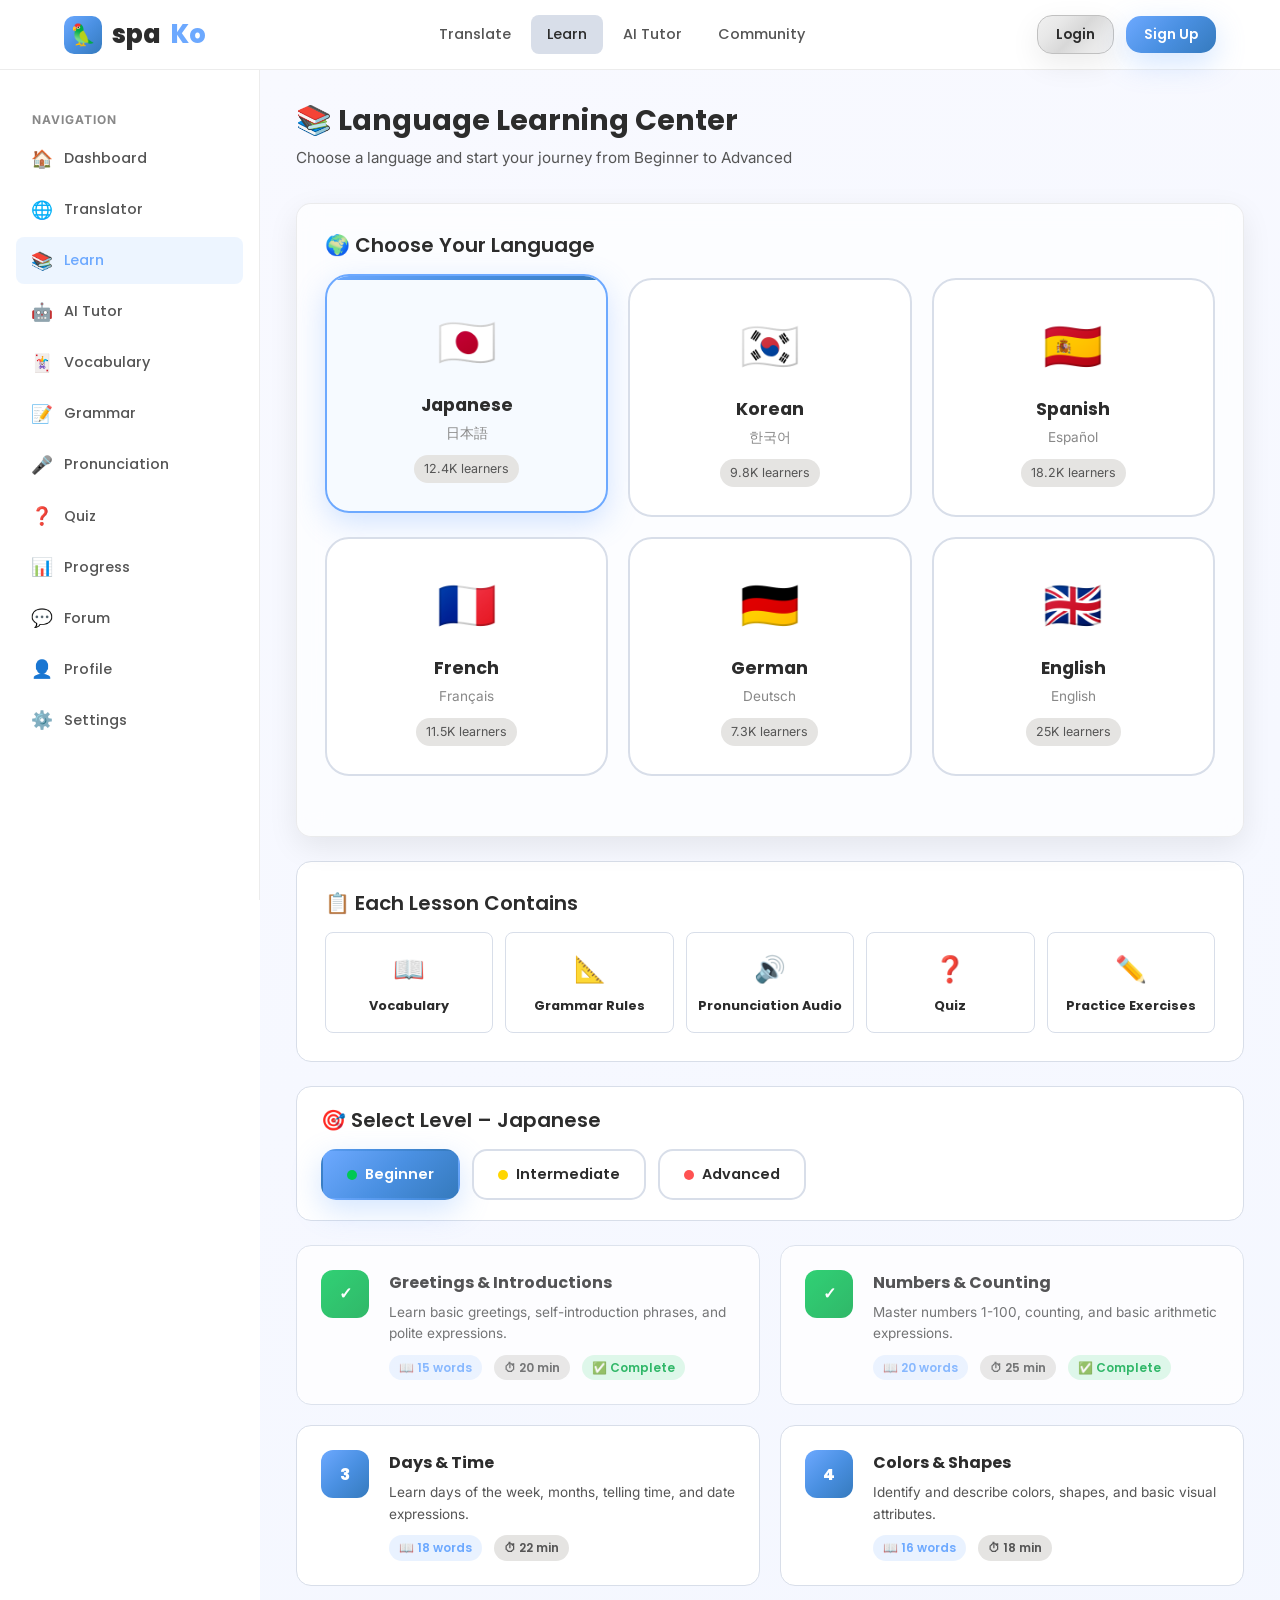
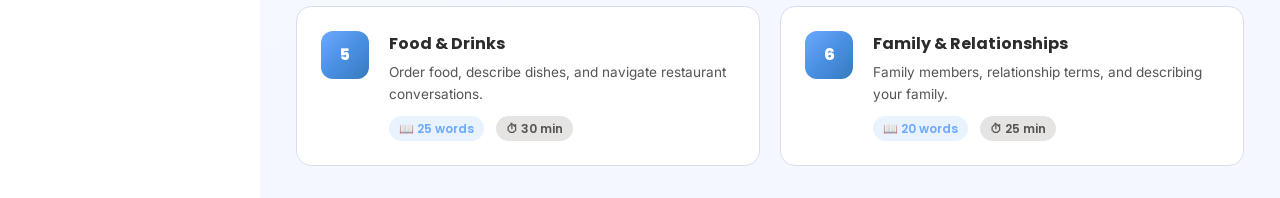
<file: learning.html>
<!DOCTYPE html>
<html lang="en">
<head>
  <meta charset="UTF-8" />
  <meta name="viewport" content="width=device-width, initial-scale=1.0" />
  <meta name="description" content="spaKo Language Learning – Structured courses from Beginner to Advanced." />
  <title>Language Learning – spaKo</title>
  <link rel="stylesheet" href="css/style.css" />
  <link rel="icon" href="data:image/svg+xml,<svg xmlns='http://www.w3.org/2000/svg' viewBox='0 0 100 100'><text y='.9em' font-size='90'>🦜</text></svg>" />
  <style>
    .lang-selection-grid { display: grid; grid-template-columns: repeat(3, 1fr); gap: 20px; margin-bottom: 32px; }
    .lang-sel-card {
      background: white;
      border: 2px solid var(--light-steel);
      border-radius: var(--border-radius-lg);
      padding: 28px 20px;
      text-align: center;
      cursor: pointer;
      transition: var(--transition);
      position: relative;
      overflow: hidden;
    }
    .lang-sel-card::before { content: ''; position: absolute; top: 0; left: 0; right: 0; height: 4px; background: var(--blue-gradient); transform: scaleX(0); transition: var(--transition); }
    .lang-sel-card:hover::before, .lang-sel-card.selected::before { transform: scaleX(1); }
    .lang-sel-card:hover, .lang-sel-card.selected { border-color: var(--soft-blue); box-shadow: var(--shadow-blue); transform: translateY(-4px); }
    .lang-sel-card.selected { background: rgba(109,169,255,0.04); }
    .lang-flag-big { font-size: 3rem; margin-bottom: 10px; }
    .lang-name-big { font-family: var(--font-heading); font-weight: 700; font-size: 1.1rem; margin-bottom: 4px; }
    .lang-native { font-size: 0.85rem; color: var(--light-text); margin-bottom: 10px; }
    .lang-learners { font-size: 0.78rem; color: var(--medium-text); background: var(--platinum); padding: 4px 10px; border-radius: 50px; display: inline-block; }

    .level-tabs-wrap { background: white; border-radius: var(--border-radius); padding: 20px 24px; border: 1px solid var(--light-steel); margin-bottom: 24px; }
    .level-tabs { display: flex; gap: 12px; }
    .level-tab {
      display: flex; align-items: center; gap: 8px;
      padding: 12px 24px; border-radius: var(--border-radius); cursor: pointer; transition: var(--transition);
      border: 2px solid var(--light-steel); background: white; font-family: var(--font-heading); font-weight: 600; font-size: 0.9rem;
    }
    .level-tab:hover { border-color: var(--soft-blue); }
    .level-tab.active { background: var(--blue-gradient); color: white; border-color: transparent; box-shadow: var(--shadow-blue); }
    .level-indicator { width: 10px; height: 10px; border-radius: 50%; }
    .level-beginner { background: var(--success); }
    .level-intermediate { background: var(--warning); }
    .level-advanced { background: var(--error); }

    .lessons-grid { display: grid; grid-template-columns: repeat(2, 1fr); gap: 20px; }
    .lesson-card {
      background: white;
      border: 1.5px solid var(--light-steel);
      border-radius: var(--border-radius);
      padding: 24px;
      cursor: pointer;
      transition: var(--transition);
      display: flex;
      gap: 20px;
      align-items: flex-start;
    }
    .lesson-card:hover { border-color: var(--soft-blue); box-shadow: var(--shadow-blue); transform: translateX(4px); }
    .lesson-card.completed { opacity: 0.8; }
    .lesson-number {
      width: 48px; height: 48px; border-radius: 12px; background: var(--blue-gradient);
      display: flex; align-items: center; justify-content: center; color: white;
      font-family: var(--font-heading); font-weight: 800; font-size: 1rem; flex-shrink: 0;
    }
    .lesson-number.done { background: linear-gradient(135deg, #00C853, #00A844); }
    .lesson-number.locked { background: var(--platinum); color: var(--light-text); }
    .lesson-title { font-family: var(--font-heading); font-weight: 700; font-size: 1rem; margin-bottom: 6px; }
    .lesson-desc { font-size: 0.85rem; color: var(--medium-text); margin-bottom: 10px; }
    .lesson-meta { display: flex; gap: 12px; align-items: center; }
    .lesson-badge { font-size: 0.75rem; padding: 3px 10px; border-radius: 50px; font-weight: 600; font-family: var(--font-heading); }
    .lesson-vocab { font-size: 0.78rem; color: var(--light-text); }

    .lesson-structure-card { background: white; border-radius: var(--border-radius); padding: 28px; border: 1px solid var(--light-steel); margin-bottom: 24px; }
    .lesson-struct-grid { display: grid; grid-template-columns: repeat(5, 1fr); gap: 12px; margin-top: 16px; }
    .struct-item { text-align: center; padding: 16px 8px; border: 1.5px solid var(--light-steel); border-radius: var(--border-radius-sm); transition: var(--transition); cursor: pointer; }
    .struct-item:hover { border-color: var(--soft-blue); background: rgba(109,169,255,0.04); }
    .struct-icon { font-size: 1.6rem; margin-bottom: 6px; }
    .struct-name { font-size: 0.8rem; font-weight: 700; font-family: var(--font-heading); }

    @media (max-width: 1024px) { .lang-selection-grid { grid-template-columns: repeat(2, 1fr); } }
    @media (max-width: 768px) { .lang-selection-grid { grid-template-columns: 1fr; } .lessons-grid { grid-template-columns: 1fr; } .level-tabs { flex-wrap: wrap; } .lesson-struct-grid { grid-template-columns: repeat(3, 1fr); } }
  </style>
</head>
<body>
  <nav class="navbar" id="navbar">
    <div class="nav-container">
      <a href="index.html" class="nav-brand"><div class="brand-icon">🦜</div>spa<span>Ko</span></a>
      <div class="nav-links">
        <a href="translator.html">Translate</a>
        <a href="learning.html" class="active">Learn</a>
        <a href="ai-tutor.html">AI Tutor</a>
        <a href="forum.html">Community</a>
      </div>
      <div class="nav-actions">
        <a href="login.html" class="btn btn-secondary btn-sm">Login</a>
        <a href="register.html" class="btn btn-primary btn-sm">Sign Up</a>
        <div class="hamburger" id="hamburger"><span></span><span></span><span></span></div>
      </div>
    </div>
  </nav>

  <div class="app-layout">
    <aside class="sidebar" id="sidebar">
      <div class="sidebar-section-title">Navigation</div>
      <nav class="sidebar-nav">
        <a href="dashboard.html" class="sidebar-link"><span class="sidebar-icon">🏠</span> Dashboard</a>
        <a href="translator.html" class="sidebar-link"><span class="sidebar-icon">🌐</span> Translator</a>
        <a href="learning.html" class="sidebar-link active"><span class="sidebar-icon">📚</span> Learn</a>
        <a href="ai-tutor.html" class="sidebar-link"><span class="sidebar-icon">🤖</span> AI Tutor</a>
        <a href="vocabulary.html" class="sidebar-link"><span class="sidebar-icon">🃏</span> Vocabulary</a>
        <a href="grammar.html" class="sidebar-link"><span class="sidebar-icon">📝</span> Grammar</a>
        <a href="pronunciation.html" class="sidebar-link"><span class="sidebar-icon">🎤</span> Pronunciation</a>
        <a href="quiz.html" class="sidebar-link"><span class="sidebar-icon">❓</span> Quiz</a>
        <a href="progress.html" class="sidebar-link"><span class="sidebar-icon">📊</span> Progress</a>
        <a href="forum.html" class="sidebar-link"><span class="sidebar-icon">💬</span> Forum</a>
        <a href="profile.html" class="sidebar-link"><span class="sidebar-icon">👤</span> Profile</a>
        <a href="settings.html" class="sidebar-link"><span class="sidebar-icon">⚙️</span> Settings</a>
      </nav>
    </aside>
    <div class="sidebar-overlay" id="sidebarOverlay"></div>

    <main class="main-content">
      <div class="page-header">
        <h1 class="page-title">📚 Language Learning Center</h1>
        <p class="page-subtitle">Choose a language and start your journey from Beginner to Advanced</p>
      </div>

      <!-- Language Selection -->
      <div class="card" style="margin-bottom: 24px;">
        <h4 style="margin-bottom: 20px;">🌍 Choose Your Language</h4>
        <div class="lang-selection-grid" id="lang-grid">
          <div class="lang-sel-card selected" onclick="selectLang(this, 'Japanese')" id="lang-jp">
            <div class="lang-flag-big">🇯🇵</div>
            <div class="lang-name-big">Japanese</div>
            <div class="lang-native">日本語</div>
            <div class="lang-learners">12.4K learners</div>
          </div>
          <div class="lang-sel-card" onclick="selectLang(this, 'Korean')" id="lang-kr">
            <div class="lang-flag-big">🇰🇷</div>
            <div class="lang-name-big">Korean</div>
            <div class="lang-native">한국어</div>
            <div class="lang-learners">9.8K learners</div>
          </div>
          <div class="lang-sel-card" onclick="selectLang(this, 'Spanish')" id="lang-es">
            <div class="lang-flag-big">🇪🇸</div>
            <div class="lang-name-big">Spanish</div>
            <div class="lang-native">Español</div>
            <div class="lang-learners">18.2K learners</div>
          </div>
          <div class="lang-sel-card" onclick="selectLang(this, 'French')" id="lang-fr">
            <div class="lang-flag-big">🇫🇷</div>
            <div class="lang-name-big">French</div>
            <div class="lang-native">Français</div>
            <div class="lang-learners">11.5K learners</div>
          </div>
          <div class="lang-sel-card" onclick="selectLang(this, 'German')" id="lang-de">
            <div class="lang-flag-big">🇩🇪</div>
            <div class="lang-name-big">German</div>
            <div class="lang-native">Deutsch</div>
            <div class="lang-learners">7.3K learners</div>
          </div>
          <div class="lang-sel-card" onclick="selectLang(this, 'English')" id="lang-en">
            <div class="lang-flag-big">🇬🇧</div>
            <div class="lang-name-big">English</div>
            <div class="lang-native">English</div>
            <div class="lang-learners">25K learners</div>
          </div>
        </div>
      </div>

      <!-- Lesson Structure Info -->
      <div class="lesson-structure-card">
        <h4>📋 Each Lesson Contains</h4>
        <div class="lesson-struct-grid">
          <div class="struct-item">
            <div class="struct-icon">📖</div>
            <div class="struct-name">Vocabulary</div>
          </div>
          <div class="struct-item">
            <div class="struct-icon">📐</div>
            <div class="struct-name">Grammar Rules</div>
          </div>
          <div class="struct-item">
            <div class="struct-icon">🔊</div>
            <div class="struct-name">Pronunciation Audio</div>
          </div>
          <div class="struct-item">
            <div class="struct-icon">❓</div>
            <div class="struct-name">Quiz</div>
          </div>
          <div class="struct-item">
            <div class="struct-icon">✏️</div>
            <div class="struct-name">Practice Exercises</div>
          </div>
        </div>
      </div>

      <!-- Level Selection -->
      <div class="level-tabs-wrap">
        <h4 style="margin-bottom: 16px;">🎯 Select Level – <span id="current-lang-display">Japanese</span></h4>
        <div class="level-tabs">
          <div class="level-tab active" onclick="selectLevel(this, 'beginner')" id="tab-beginner">
            <div class="level-indicator level-beginner"></div>Beginner
          </div>
          <div class="level-tab" onclick="selectLevel(this, 'intermediate')" id="tab-intermediate">
            <div class="level-indicator level-intermediate"></div>Intermediate
          </div>
          <div class="level-tab" onclick="selectLevel(this, 'advanced')" id="tab-advanced">
            <div class="level-indicator level-advanced"></div>Advanced
          </div>
        </div>
      </div>

      <!-- Lessons Grid -->
      <div class="lessons-grid" id="lessons-grid">
        <!-- Populated by JS -->
      </div>
    </main>
  </div>

  <div class="sidebar-overlay" id="sidebarOverlay2"></div>
  <div class="toast-container"></div>
  <script src="js/main.js"></script>
  <script>
    const LESSONS = {
      beginner: [
        { num: 1, title: 'Greetings & Introductions', desc: 'Learn basic greetings, self-introduction phrases, and polite expressions.', vocab: 15, duration: '20 min', done: true },
        { num: 2, title: 'Numbers & Counting', desc: 'Master numbers 1-100, counting, and basic arithmetic expressions.', vocab: 20, duration: '25 min', done: true },
        { num: 3, title: 'Days & Time', desc: 'Learn days of the week, months, telling time, and date expressions.', vocab: 18, duration: '22 min', done: false },
        { num: 4, title: 'Colors & Shapes', desc: 'Identify and describe colors, shapes, and basic visual attributes.', vocab: 16, duration: '18 min', done: false },
        { num: 5, title: 'Food & Drinks', desc: 'Order food, describe dishes, and navigate restaurant conversations.', vocab: 25, duration: '30 min', done: false },
        { num: 6, title: 'Family & Relationships', desc: 'Family members, relationship terms, and describing your family.', vocab: 20, duration: '25 min', done: false },
      ],
      intermediate: [
        { num: 1, title: 'Past Tense & Events', desc: 'Describe past events, tell stories, and use past verb forms correctly.', vocab: 30, duration: '35 min', done: false },
        { num: 2, title: 'Shopping & Money', desc: 'Prices, bargaining, shopping conversations, and financial terms.', vocab: 28, duration: '32 min', done: false },
        { num: 3, title: 'Travel & Transportation', desc: 'Directions, transport options, booking, and travel vocabulary.', vocab: 35, duration: '40 min', done: false },
        { num: 4, title: 'Health & Body', desc: 'Body parts, symptoms, doctor visits, and medical vocabulary.', vocab: 30, duration: '35 min', done: false },
      ],
      advanced: [
        { num: 1, title: 'Formal Writing & Business', desc: 'Professional communication, formal letters, and business vocabulary.', vocab: 45, duration: '50 min', done: false },
        { num: 2, title: 'Idioms & Expressions', desc: 'Native idiomatic expressions, proverbs, and colloquial language.', vocab: 40, duration: '45 min', done: false },
        { num: 3, title: 'Academic Language', desc: 'Research, academic discussions, and complex grammatical structures.', vocab: 50, duration: '55 min', done: false },
      ],
    };

    let currentLevel = 'beginner';
    let currentLang = 'Japanese';

    function renderLessons() {
      const grid = document.getElementById('lessons-grid');
      const lessons = LESSONS[currentLevel];
      grid.innerHTML = lessons.map((l, i) => `
        <div class="lesson-card ${l.done ? 'completed' : ''}" onclick="openLesson(${l.num})" id="lesson-${l.num}">
          <div class="lesson-number ${l.done ? 'done' : ''}">${l.done ? '✓' : l.num}</div>
          <div style="flex: 1;">
            <div class="lesson-title">${l.title}</div>
            <div class="lesson-desc">${l.desc}</div>
            <div class="lesson-meta">
              <span class="lesson-badge badge-blue">📖 ${l.vocab} words</span>
              <span class="lesson-badge badge-silver">⏱ ${l.duration}</span>
              ${l.done ? '<span class="lesson-badge badge-green">✅ Complete</span>' : ''}
            </div>
          </div>
        </div>
      `).join('');
    }

    function selectLevel(el, level) {
      document.querySelectorAll('.level-tab').forEach(t => t.classList.remove('active'));
      el.classList.add('active');
      currentLevel = level;
      renderLessons();
    }

    function selectLang(el, lang) {
      document.querySelectorAll('.lang-sel-card').forEach(c => c.classList.remove('selected'));
      el.classList.add('selected');
      currentLang = lang;
      document.getElementById('current-lang-display').textContent = lang;
      renderLessons();
    }

    function openLesson(num) {
      window.spaKo.ToastManager.show(`Opening ${currentLang} Lesson ${num}...`, 'info');
      setTimeout(() => window.spaKo.ToastManager.show('Lesson content loaded! Study hard 📚', 'success'), 1200);
    }

    renderLessons();
  </script>
</body>
</html>
</file>
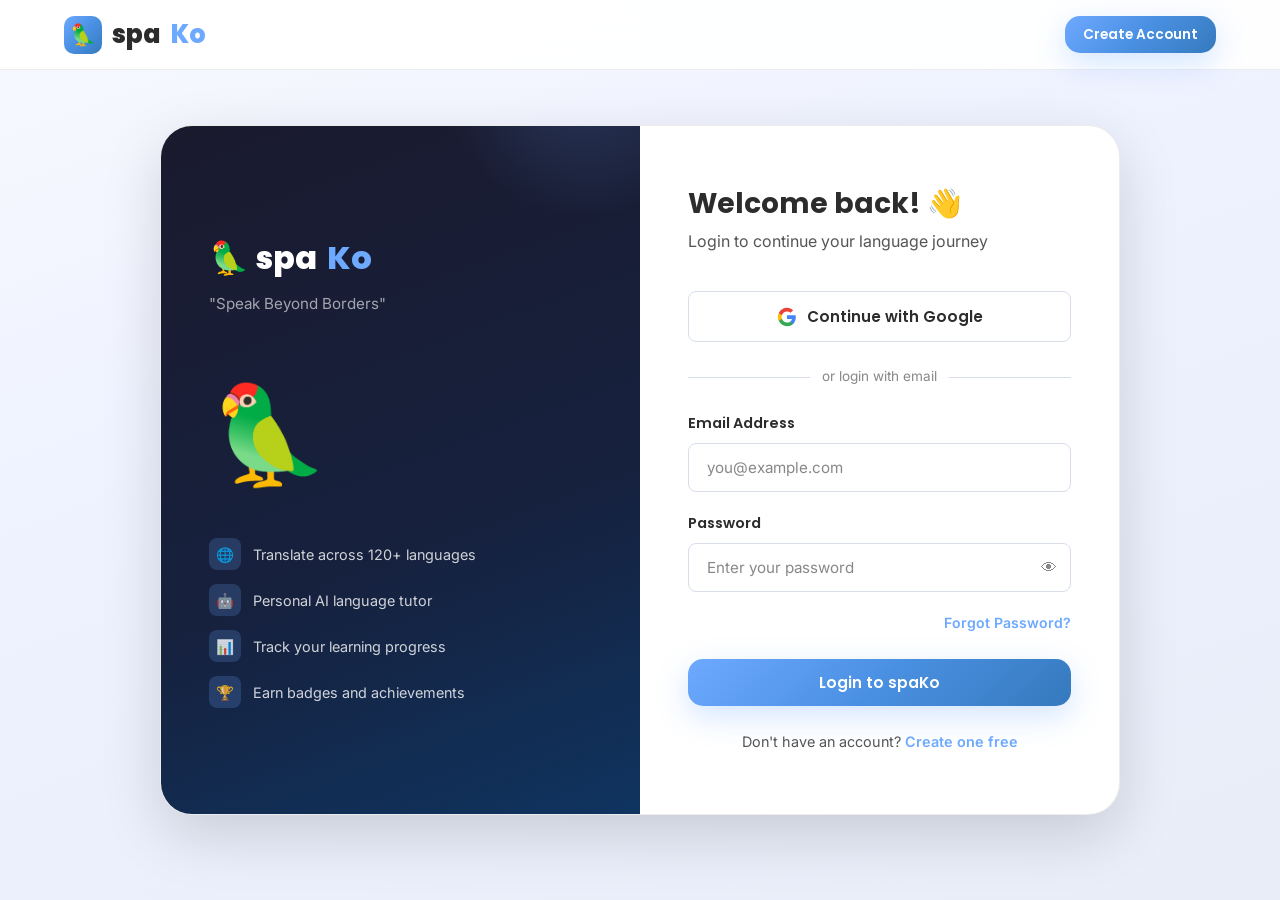
<file: login.html>
<!DOCTYPE html>
<html lang="en">
<head>
  <meta charset="UTF-8" />
  <meta name="viewport" content="width=device-width, initial-scale=1.0" />
  <meta name="description" content="Login to spaKo – AI-Powered Language Learning & Translation Portal." />
  <title>Login – spaKo</title>
  <link rel="stylesheet" href="css/style.css" />
  <link rel="icon" href="data:image/svg+xml,<svg xmlns='http://www.w3.org/2000/svg' viewBox='0 0 100 100'><text y='.9em' font-size='90'>🦜</text></svg>" />
  <style>
    body {
      background: linear-gradient(160deg, #f8f9ff 0%, #eef2ff 40%, #e8edf8 100%);
      min-height: 100vh;
      display: flex;
      flex-direction: column;
    }
    .auth-main {
      flex: 1;
      display: flex;
      align-items: center;
      justify-content: center;
      padding: 100px 24px 60px;
    }
    .auth-wrapper {
      display: grid;
      grid-template-columns: 1fr 1fr;
      max-width: 960px;
      width: 100%;
      background: white;
      border-radius: var(--border-radius-xl);
      box-shadow: var(--shadow-lg);
      overflow: hidden;
      border: 1px solid var(--glass-border);
    }
    .auth-left {
      background: linear-gradient(160deg, #1a1a2e 0%, #16213e 60%, #0f3460 100%);
      padding: 60px 48px;
      display: flex;
      flex-direction: column;
      justify-content: center;
      align-items: flex-start;
      position: relative;
      overflow: hidden;
    }
    .auth-left::before {
      content: '';
      position: absolute;
      top: -30%;
      right: -20%;
      width: 300px;
      height: 300px;
      background: radial-gradient(circle, rgba(109,169,255,0.2), transparent 70%);
    }
    .auth-left-content { position: relative; z-index: 1; }
    .auth-brand {
      font-family: var(--font-heading);
      font-size: 2rem;
      font-weight: 800;
      color: white;
      margin-bottom: 8px;
      display: flex;
      align-items: center;
      gap: 10px;
    }
    .auth-brand span { color: var(--soft-blue); }
    .auth-tagline { color: rgba(255,255,255,0.6); font-size: 0.95rem; margin-bottom: 40px; }
    .auth-parrot {
      font-size: 6rem;
      display: block;
      margin-bottom: 28px;
      animation: float 4s ease-in-out infinite;
    }
    .auth-features { display: flex; flex-direction: column; gap: 14px; }
    .auth-feature {
      display: flex;
      align-items: center;
      gap: 12px;
      color: rgba(255,255,255,0.8);
      font-size: 0.9rem;
    }
    .auth-feature-icon {
      width: 32px;
      height: 32px;
      border-radius: 8px;
      background: rgba(109,169,255,0.2);
      display: flex;
      align-items: center;
      justify-content: center;
      font-size: 0.9rem;
      flex-shrink: 0;
    }
    .auth-right { padding: 60px 48px; }
    .auth-title {
      font-family: var(--font-heading);
      font-size: 1.75rem;
      font-weight: 700;
      color: var(--dark-text);
      margin-bottom: 6px;
    }
    .auth-subtitle { color: var(--medium-text); margin-bottom: 36px; }

    .divider {
      display: flex;
      align-items: center;
      gap: 12px;
      margin: 24px 0;
      color: var(--light-text);
      font-size: 0.85rem;
    }
    .divider::before, .divider::after {
      content: '';
      flex: 1;
      height: 1px;
      background: var(--light-steel);
    }

    .google-btn {
      width: 100%;
      padding: 13px 24px;
      border: 1.5px solid var(--light-steel);
      border-radius: var(--border-radius-sm);
      background: white;
      font-family: var(--font-heading);
      font-size: 0.95rem;
      font-weight: 600;
      color: var(--dark-text);
      cursor: pointer;
      display: flex;
      align-items: center;
      justify-content: center;
      gap: 10px;
      transition: var(--transition);
    }
    .google-btn:hover {
      background: #f8f9fa;
      border-color: #aaa;
      box-shadow: var(--shadow);
    }

    .pw-wrapper { position: relative; }
    .pw-toggle {
      position: absolute;
      right: 14px;
      top: 50%;
      transform: translateY(-50%);
      background: none;
      border: none;
      cursor: pointer;
      color: var(--light-text);
      font-size: 1rem;
    }
    .auth-footer-text { text-align: center; margin-top: 24px; font-size: 0.9rem; color: var(--medium-text); }
    .auth-link { color: var(--soft-blue); font-weight: 600; }

    @media (max-width: 768px) {
      .auth-wrapper { grid-template-columns: 1fr; }
      .auth-left { display: none; }
      .auth-right { padding: 40px 28px; }
    }
  </style>
</head>
<body>
  <nav class="navbar">
    <div class="nav-container">
      <a href="index.html" class="nav-brand">
        <div class="brand-icon">🦜</div>
        spa<span>Ko</span>
      </a>
      <div class="nav-actions">
        <a href="register.html" class="btn btn-primary btn-sm">Create Account</a>
      </div>
    </div>
  </nav>

  <main class="auth-main">
    <div class="auth-wrapper">
      <!-- Left Panel -->
      <div class="auth-left">
        <div class="auth-left-content">
          <div class="auth-brand">🦜 spa<span>Ko</span></div>
          <p class="auth-tagline">"Speak Beyond Borders"</p>
          <span class="auth-parrot">🦜</span>
          <div class="auth-features">
            <div class="auth-feature">
              <div class="auth-feature-icon">🌐</div>
              <span>Translate across 120+ languages</span>
            </div>
            <div class="auth-feature">
              <div class="auth-feature-icon">🤖</div>
              <span>Personal AI language tutor</span>
            </div>
            <div class="auth-feature">
              <div class="auth-feature-icon">📊</div>
              <span>Track your learning progress</span>
            </div>
            <div class="auth-feature">
              <div class="auth-feature-icon">🏆</div>
              <span>Earn badges and achievements</span>
            </div>
          </div>
        </div>
      </div>

      <!-- Right Panel -->
      <div class="auth-right">
        <h1 class="auth-title">Welcome back! 👋</h1>
        <p class="auth-subtitle">Login to continue your language journey</p>

        <button class="google-btn" id="google-login-btn">
          <svg width="20" height="20" viewBox="0 0 24 24"><path fill="#4285F4" d="M22.56 12.25c0-.78-.07-1.53-.2-2.25H12v4.26h5.92c-.26 1.37-1.04 2.53-2.21 3.31v2.77h3.57c2.08-1.92 3.28-4.74 3.28-8.09z"/><path fill="#34A853" d="M12 23c2.97 0 5.46-.98 7.28-2.66l-3.57-2.77c-.98.66-2.23 1.06-3.71 1.06-2.86 0-5.29-1.93-6.16-4.53H2.18v2.84C3.99 20.53 7.7 23 12 23z"/><path fill="#FBBC05" d="M5.84 14.09c-.22-.66-.35-1.36-.35-2.09s.13-1.43.35-2.09V7.07H2.18C1.43 8.55 1 10.22 1 12s.43 3.45 1.18 4.93l2.85-2.22.81-.62z"/><path fill="#EA4335" d="M12 5.38c1.62 0 3.06.56 4.21 1.64l3.15-3.15C17.45 2.09 14.97 1 12 1 7.7 1 3.99 3.47 2.18 7.07l3.66 2.84c.87-2.6 3.3-4.53 6.16-4.53z"/></svg>
          Continue with Google
        </button>

        <div class="divider">or login with email</div>

        <form id="login-form" novalidate>
          <div class="form-group">
            <label class="form-label" for="login-email">Email Address</label>
            <input class="form-input" type="email" id="login-email" placeholder="you@example.com" autocomplete="email" required />
          </div>
          <div class="form-group">
            <label class="form-label" for="login-password">Password</label>
            <div class="pw-wrapper">
              <input class="form-input" type="password" id="login-password" placeholder="Enter your password" autocomplete="current-password" required />
              <button type="button" class="pw-toggle" id="pw-toggle" aria-label="Toggle password visibility">👁</button>
            </div>
          </div>
          <div style="display: flex; justify-content: flex-end; margin-bottom: 24px;">
            <a href="#" class="auth-link" style="font-size: 0.88rem;">Forgot Password?</a>
          </div>
          <button type="submit" class="btn btn-primary" style="width: 100%; justify-content: center;" id="login-submit-btn">Login to spaKo</button>
        </form>

        <p class="auth-footer-text">
          Don't have an account? <a href="register.html" class="auth-link">Create one free</a>
        </p>
      </div>
    </div>
  </main>

  <div class="toast-container"></div>
  <script src="js/main.js"></script>
  <script>
    // Password toggle
    document.getElementById('pw-toggle').addEventListener('click', function() {
      const pw = document.getElementById('login-password');
      const isText = pw.type === 'text';
      pw.type = isText ? 'password' : 'text';
      this.textContent = isText ? '👁' : '🙈';
    });

    // Login form
    document.getElementById('login-form').addEventListener('submit', function(e) {
      e.preventDefault();
      const email = document.getElementById('login-email').value;
      const password = document.getElementById('login-password').value;
      if (!email || !password) {
        window.spaKo.ToastManager.show('Please fill in all fields', 'error');
        return;
      }
      const btn = document.getElementById('login-submit-btn');
      btn.textContent = 'Logging in...';
      btn.disabled = true;
      setTimeout(() => {
        window.spaKo.Auth.login({ name: 'John', email: email, username: 'john_learner' });
        window.spaKo.ToastManager.show('Login successful! Redirecting...', 'success');
        setTimeout(() => { window.location.href = 'dashboard.html'; }, 1200);
      }, 1000);
    });

    document.getElementById('google-login-btn').addEventListener('click', () => {
      window.spaKo.ToastManager.show('Google OAuth would open here in production', 'info');
    });
  </script>
</body>
</html>
</file>
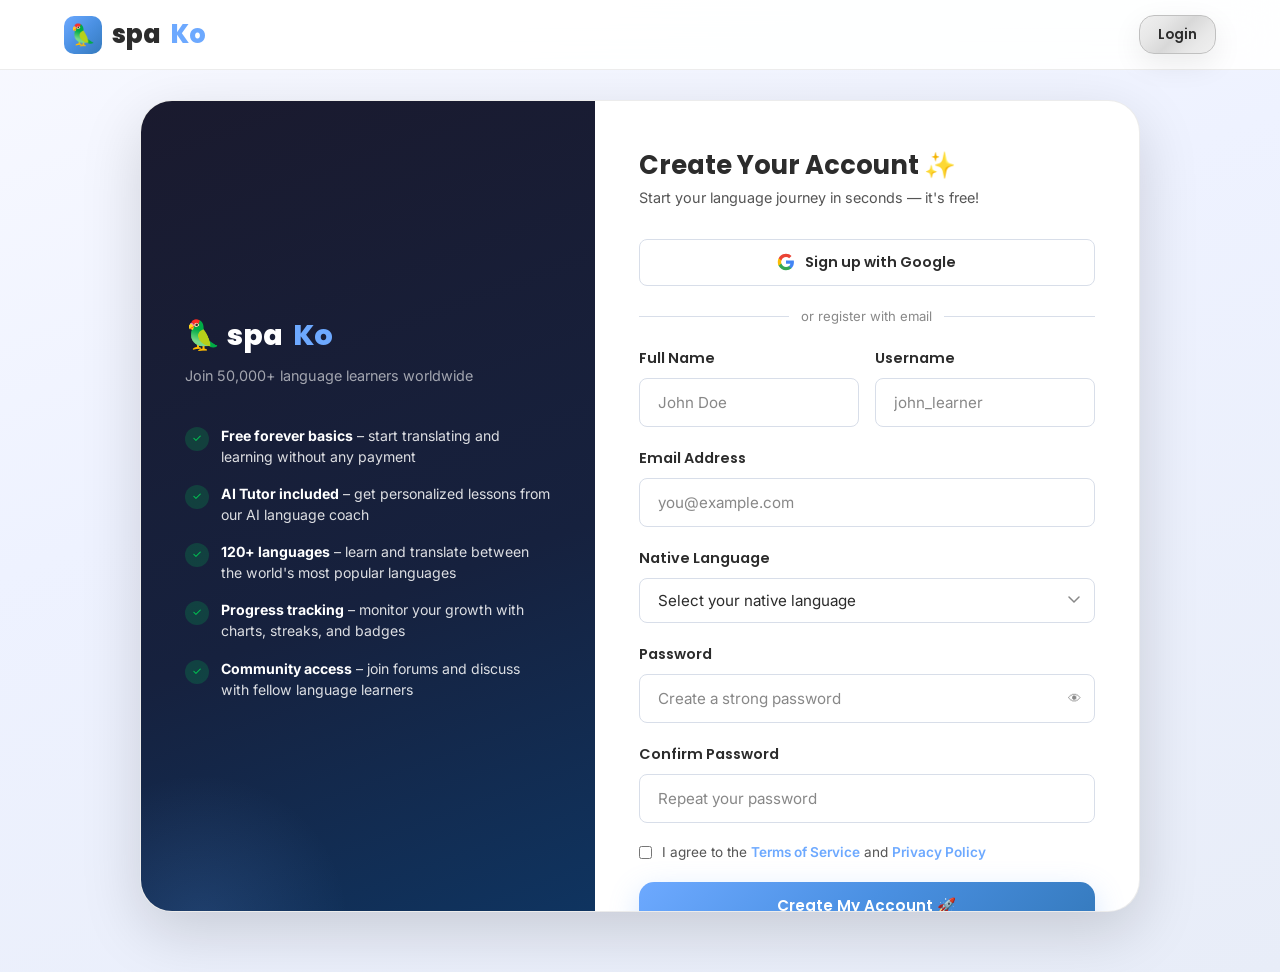
<file: register.html>
<!DOCTYPE html>
<html lang="en">
<head>
  <meta charset="UTF-8" />
  <meta name="viewport" content="width=device-width, initial-scale=1.0" />
  <meta name="description" content="Create your free spaKo account and start learning languages today." />
  <title>Register – spaKo</title>
  <link rel="stylesheet" href="css/style.css" />
  <link rel="icon" href="data:image/svg+xml,<svg xmlns='http://www.w3.org/2000/svg' viewBox='0 0 100 100'><text y='.9em' font-size='90'>🦜</text></svg>" />
  <style>
    body { background: linear-gradient(160deg, #f8f9ff 0%, #eef2ff 40%, #e8edf8 100%); min-height: 100vh; display: flex; flex-direction: column; }
    .auth-main { flex: 1; display: flex; align-items: center; justify-content: center; padding: 100px 24px 60px; }
    .auth-wrapper { display: grid; grid-template-columns: 1fr 1.2fr; max-width: 1000px; width: 100%; background: white; border-radius: var(--border-radius-xl); box-shadow: var(--shadow-lg); overflow: hidden; border: 1px solid var(--glass-border); }
    .auth-left { background: linear-gradient(160deg, #1a1a2e 0%, #16213e 60%, #0f3460 100%); padding: 60px 44px; display: flex; flex-direction: column; justify-content: center; position: relative; overflow: hidden; }
    .auth-left::before { content: ''; position: absolute; bottom: -20%; left: -20%; width: 300px; height: 300px; background: radial-gradient(circle, rgba(109,169,255,0.15), transparent 70%); }
    .auth-left-content { position: relative; z-index: 1; }
    .auth-brand { font-family: var(--font-heading); font-size: 1.8rem; font-weight: 800; color: white; margin-bottom: 6px; display: flex; align-items: center; gap: 10px; }
    .auth-brand span { color: var(--soft-blue); }
    .auth-tagline { color: rgba(255,255,255,0.6); font-size: 0.9rem; margin-bottom: 36px; }
    .benefit-list { display: flex; flex-direction: column; gap: 16px; }
    .benefit-item { display: flex; align-items: flex-start; gap: 12px; }
    .benefit-check { width: 24px; height: 24px; border-radius: 50%; background: rgba(0,200,83,0.2); display: flex; align-items: center; justify-content: center; font-size: 0.7rem; color: #00C853; flex-shrink: 0; margin-top: 2px; }
    .benefit-text { color: rgba(255,255,255,0.85); font-size: 0.88rem; line-height: 1.5; }
    .auth-right { padding: 48px 44px; overflow-y: auto; max-height: 90vh; }
    .auth-title { font-family: var(--font-heading); font-size: 1.6rem; font-weight: 700; margin-bottom: 4px; }
    .auth-subtitle { color: var(--medium-text); margin-bottom: 28px; font-size: 0.9rem; }
    .name-grid { display: grid; grid-template-columns: 1fr 1fr; gap: 16px; }
    .google-btn { width: 100%; padding: 12px 24px; border: 1.5px solid var(--light-steel); border-radius: var(--border-radius-sm); background: white; font-family: var(--font-heading); font-size: 0.9rem; font-weight: 600; color: var(--dark-text); cursor: pointer; display: flex; align-items: center; justify-content: center; gap: 10px; transition: var(--transition); }
    .google-btn:hover { background: #f8f9fa; box-shadow: var(--shadow); }
    .divider { display: flex; align-items: center; gap: 12px; margin: 20px 0; color: var(--light-text); font-size: 0.82rem; }
    .divider::before, .divider::after { content: ''; flex: 1; height: 1px; background: var(--light-steel); }
    .pw-wrapper { position: relative; }
    .pw-toggle { position: absolute; right: 14px; top: 50%; transform: translateY(-50%); background: none; border: none; cursor: pointer; color: var(--light-text); }
    .terms-check { display: flex; align-items: flex-start; gap: 10px; margin-bottom: 20px; }
    .terms-check input { margin-top: 3px; accent-color: var(--soft-blue); }
    .terms-check label { font-size: 0.85rem; color: var(--medium-text); line-height: 1.4; }
    .auth-footer-text { text-align: center; margin-top: 20px; font-size: 0.88rem; color: var(--medium-text); }
    .auth-link { color: var(--soft-blue); font-weight: 600; }
    .strength-bar { height: 4px; border-radius: 2px; margin-top: 6px; background: var(--light-steel); overflow: hidden; display: none; }
    .strength-fill { height: 100%; border-radius: 2px; transition: width 0.3s ease, background 0.3s ease; }
    .strength-label { font-size: 0.75rem; margin-top: 4px; display: none; }
    @media (max-width: 768px) { .auth-wrapper { grid-template-columns: 1fr; } .auth-left { display: none; } .auth-right { padding: 36px 24px; } .name-grid { grid-template-columns: 1fr; } }
  </style>
</head>
<body>
  <nav class="navbar">
    <div class="nav-container">
      <a href="index.html" class="nav-brand"><div class="brand-icon">🦜</div>spa<span>Ko</span></a>
      <div class="nav-actions">
        <a href="login.html" class="btn btn-secondary btn-sm">Login</a>
      </div>
    </div>
  </nav>

  <main class="auth-main">
    <div class="auth-wrapper">
      <div class="auth-left">
        <div class="auth-left-content">
          <div class="auth-brand">🦜 spa<span>Ko</span></div>
          <p class="auth-tagline">Join 50,000+ language learners worldwide</p>
          <div class="benefit-list">
            <div class="benefit-item">
              <div class="benefit-check">✓</div>
              <div class="benefit-text"><strong style="color: white;">Free forever basics</strong> – start translating and learning without any payment</div>
            </div>
            <div class="benefit-item">
              <div class="benefit-check">✓</div>
              <div class="benefit-text"><strong style="color: white;">AI Tutor included</strong> – get personalized lessons from our AI language coach</div>
            </div>
            <div class="benefit-item">
              <div class="benefit-check">✓</div>
              <div class="benefit-text"><strong style="color: white;">120+ languages</strong> – learn and translate between the world's most popular languages</div>
            </div>
            <div class="benefit-item">
              <div class="benefit-check">✓</div>
              <div class="benefit-text"><strong style="color: white;">Progress tracking</strong> – monitor your growth with charts, streaks, and badges</div>
            </div>
            <div class="benefit-item">
              <div class="benefit-check">✓</div>
              <div class="benefit-text"><strong style="color: white;">Community access</strong> – join forums and discuss with fellow language learners</div>
            </div>
          </div>
        </div>
      </div>
      <div class="auth-right">
        <h1 class="auth-title">Create Your Account ✨</h1>
        <p class="auth-subtitle">Start your language journey in seconds — it's free!</p>

        <button class="google-btn" id="google-reg-btn">
          <svg width="18" height="18" viewBox="0 0 24 24"><path fill="#4285F4" d="M22.56 12.25c0-.78-.07-1.53-.2-2.25H12v4.26h5.92c-.26 1.37-1.04 2.53-2.21 3.31v2.77h3.57c2.08-1.92 3.28-4.74 3.28-8.09z"/><path fill="#34A853" d="M12 23c2.97 0 5.46-.98 7.28-2.66l-3.57-2.77c-.98.66-2.23 1.06-3.71 1.06-2.86 0-5.29-1.93-6.16-4.53H2.18v2.84C3.99 20.53 7.7 23 12 23z"/><path fill="#FBBC05" d="M5.84 14.09c-.22-.66-.35-1.36-.35-2.09s.13-1.43.35-2.09V7.07H2.18C1.43 8.55 1 10.22 1 12s.43 3.45 1.18 4.93l2.85-2.22.81-.62z"/><path fill="#EA4335" d="M12 5.38c1.62 0 3.06.56 4.21 1.64l3.15-3.15C17.45 2.09 14.97 1 12 1 7.7 1 3.99 3.47 2.18 7.07l3.66 2.84c.87-2.6 3.3-4.53 6.16-4.53z"/></svg>
          Sign up with Google
        </button>

        <div class="divider">or register with email</div>

        <form id="register-form" novalidate>
          <div class="name-grid">
            <div class="form-group">
              <label class="form-label" for="reg-name">Full Name</label>
              <input class="form-input" type="text" id="reg-name" placeholder="John Doe" autocomplete="name" required />
            </div>
            <div class="form-group">
              <label class="form-label" for="reg-username">Username</label>
              <input class="form-input" type="text" id="reg-username" placeholder="john_learner" autocomplete="username" required />
            </div>
          </div>
          <div class="form-group">
            <label class="form-label" for="reg-email">Email Address</label>
            <input class="form-input" type="email" id="reg-email" placeholder="you@example.com" autocomplete="email" required />
          </div>
          <div class="form-group">
            <label class="form-label" for="reg-lang">Native Language</label>
            <select class="form-select" id="reg-lang">
              <option value="">Select your native language</option>
              <option value="en">🇬🇧 English</option>
              <option value="si">🇱🇰 Sinhala</option>
              <option value="ta">🇮🇳 Tamil</option>
              <option value="fr">🇫🇷 French</option>
              <option value="de">🇩🇪 German</option>
              <option value="ja">🇯🇵 Japanese</option>
              <option value="zh">🇨🇳 Chinese</option>
              <option value="ko">🇰🇷 Korean</option>
              <option value="ar">🇸🇦 Arabic</option>
              <option value="es">🇪🇸 Spanish</option>
            </select>
          </div>
          <div class="form-group">
            <label class="form-label" for="reg-password">Password</label>
            <div class="pw-wrapper">
              <input class="form-input" type="password" id="reg-password" placeholder="Create a strong password" autocomplete="new-password" required />
              <button type="button" class="pw-toggle" id="reg-pw-toggle" aria-label="Toggle password">👁</button>
            </div>
            <div class="strength-bar" id="strength-bar"><div class="strength-fill" id="strength-fill"></div></div>
            <div class="strength-label" id="strength-label"></div>
          </div>
          <div class="form-group">
            <label class="form-label" for="reg-confirm">Confirm Password</label>
            <div class="pw-wrapper">
              <input class="form-input" type="password" id="reg-confirm" placeholder="Repeat your password" autocomplete="new-password" required />
            </div>
          </div>
          <div class="terms-check">
            <input type="checkbox" id="terms-agree" required />
            <label for="terms-agree">I agree to the <a href="#" class="auth-link">Terms of Service</a> and <a href="#" class="auth-link">Privacy Policy</a></label>
          </div>
          <button type="submit" class="btn btn-primary" style="width: 100%; justify-content: center;" id="reg-submit-btn">Create My Account 🚀</button>
        </form>
        <p class="auth-footer-text">Already have an account? <a href="login.html" class="auth-link">Login here</a></p>
      </div>
    </div>
  </main>

  <div class="toast-container"></div>
  <script src="js/main.js"></script>
  <script>
    const pwField = document.getElementById('reg-password');
    const strengthBar = document.getElementById('strength-bar');
    const strengthFill = document.getElementById('strength-fill');
    const strengthLabel = document.getElementById('strength-label');

    pwField.addEventListener('input', function() {
      const val = this.value;
      strengthBar.style.display = 'block';
      strengthLabel.style.display = 'block';
      let score = 0;
      if (val.length >= 8) score++;
      if (/[A-Z]/.test(val)) score++;
      if (/[0-9]/.test(val)) score++;
      if (/[^A-Za-z0-9]/.test(val)) score++;
      const levels = [
        { width: '25%', color: '#FF5252', text: 'Weak' },
        { width: '50%', color: '#FFD600', text: 'Fair' },
        { width: '75%', color: '#6DA9FF', text: 'Good' },
        { width: '100%', color: '#00C853', text: 'Strong' },
      ];
      const level = levels[Math.max(0, score - 1)] || levels[0];
      strengthFill.style.width = level.width;
      strengthFill.style.background = level.color;
      strengthLabel.textContent = `Password strength: ${level.text}`;
      strengthLabel.style.color = level.color;
    });

    document.getElementById('reg-pw-toggle').addEventListener('click', function() {
      const isText = pwField.type === 'text';
      pwField.type = isText ? 'password' : 'text';
      this.textContent = isText ? '👁' : '🙈';
    });

    document.getElementById('register-form').addEventListener('submit', function(e) {
      e.preventDefault();
      const name = document.getElementById('reg-name').value.trim();
      const email = document.getElementById('reg-email').value.trim();
      const password = document.getElementById('reg-password').value;
      const confirm = document.getElementById('reg-confirm').value;
      const terms = document.getElementById('terms-agree').checked;
      if (!name || !email || !password) { window.spaKo.ToastManager.show('Please fill in all required fields', 'error'); return; }
      if (password !== confirm) { window.spaKo.ToastManager.show('Passwords do not match', 'error'); return; }
      if (!terms) { window.spaKo.ToastManager.show('Please accept the Terms of Service', 'error'); return; }
      const btn = document.getElementById('reg-submit-btn');
      btn.textContent = 'Creating account...';
      btn.disabled = true;
      setTimeout(() => {
        window.spaKo.Auth.login({ name, email, username: document.getElementById('reg-username').value });
        window.spaKo.ToastManager.show('Account created! Welcome to spaKo!', 'success');
        setTimeout(() => { window.location.href = 'dashboard.html'; }, 1200);
      }, 1200);
    });

    document.getElementById('google-reg-btn').addEventListener('click', () => {
      window.spaKo.ToastManager.show('Google OAuth would open here in production', 'info');
    });
  </script>
</body>
</html>
</file>
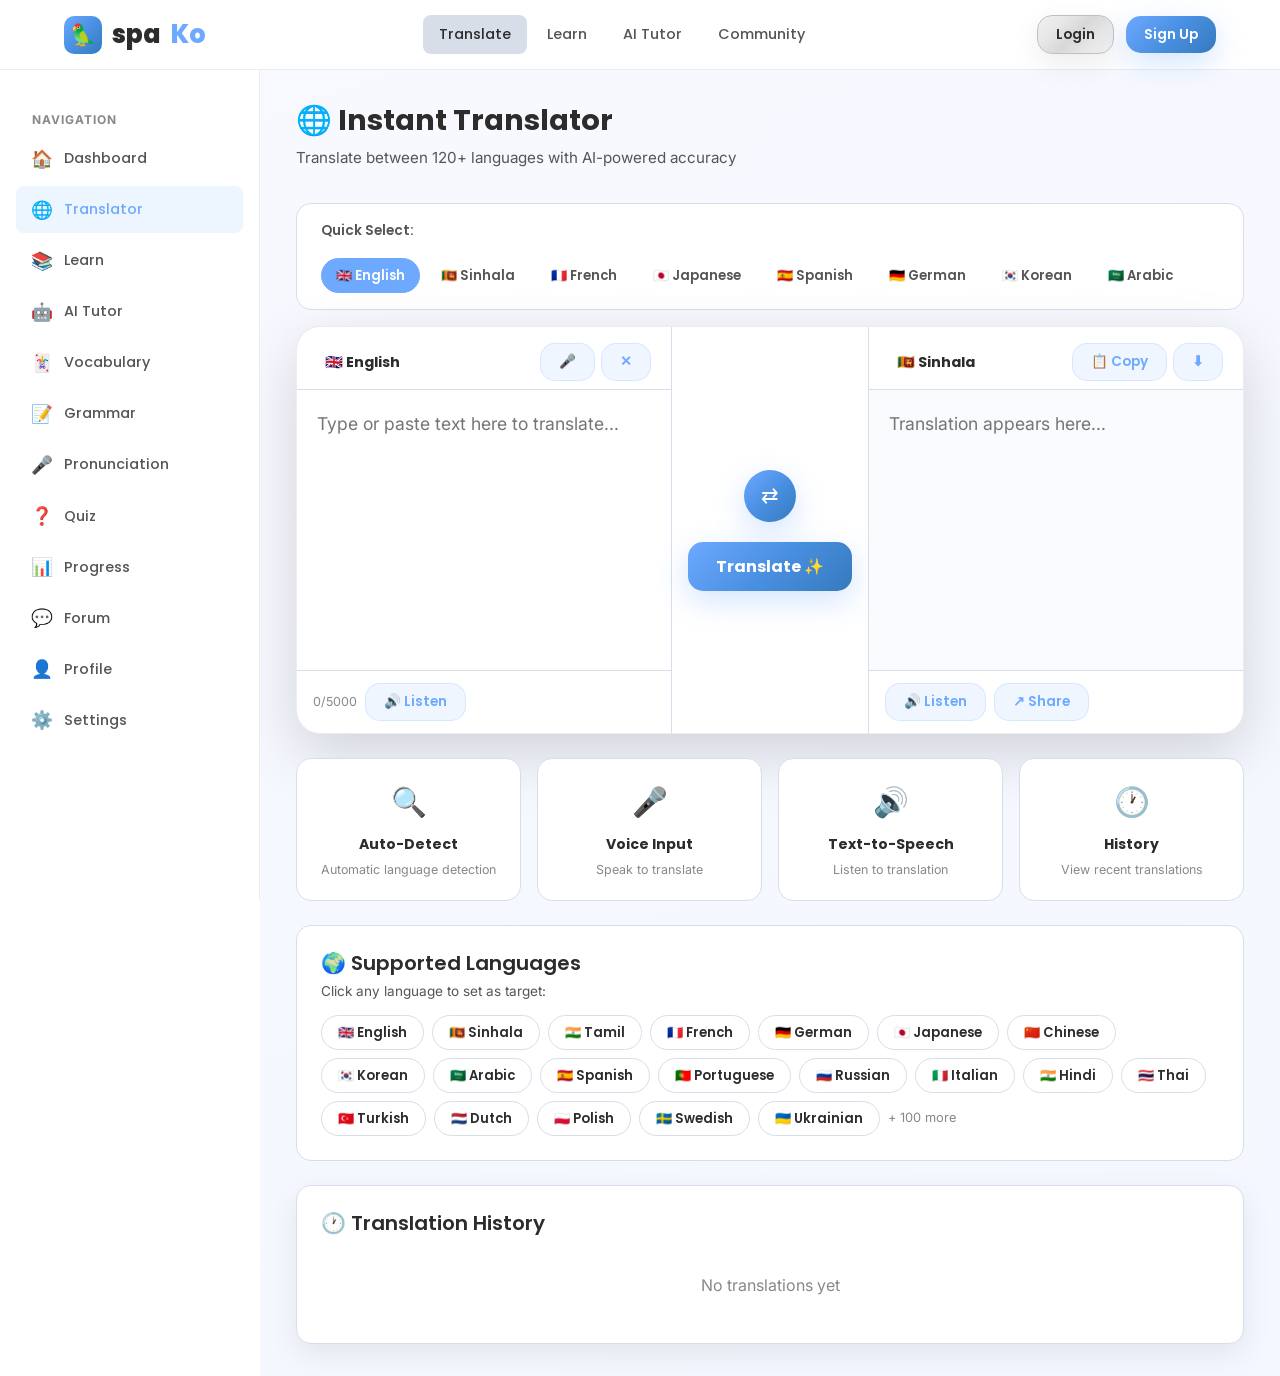
<file: translator.html>
<!DOCTYPE html>
<html lang="en">
<head>
  <meta charset="UTF-8" />
  <meta name="viewport" content="width=device-width, initial-scale=1.0" />
  <meta name="description" content="spaKo Translator – Instant AI-powered translation across 120+ languages with voice support." />
  <title>Translator – spaKo</title>
  <link rel="stylesheet" href="css/style.css" />
  <link rel="icon" href="data:image/svg+xml,<svg xmlns='http://www.w3.org/2000/svg' viewBox='0 0 100 100'><text y='.9em' font-size='90'>🦜</text></svg>" />
  <style>
    .translator-full {
      background: linear-gradient(160deg, #f8f9ff 0%, #f4f7ff 100%);
      min-height: calc(100vh - var(--navbar-height));
      padding: 24px 36px;
    }
    .translator-main-box {
      background: white;
      border-radius: var(--border-radius-lg);
      box-shadow: var(--shadow-lg);
      overflow: hidden;
      border: 1px solid var(--glass-border);
      margin-bottom: 24px;
    }
    .tr-toolbar {
      display: flex;
      align-items: center;
      justify-content: space-between;
      padding: 16px 24px;
      background: var(--platinum);
      border-bottom: 1px solid var(--light-steel);
      gap: 16px;
      flex-wrap: wrap;
    }
    .tr-lang-tabs {
      display: flex;
      gap: 6px;
      flex-wrap: wrap;
    }
    .tr-lang-tab {
      padding: 6px 14px;
      border-radius: 20px;
      font-family: var(--font-heading);
      font-size: 0.82rem;
      font-weight: 600;
      cursor: pointer;
      transition: var(--transition);
      border: 1px solid transparent;
      background: white;
      color: var(--medium-text);
    }
    .tr-lang-tab.active {
      background: var(--soft-blue);
      color: white;
      border-color: var(--soft-blue);
    }
    .tr-lang-tab:hover:not(.active) { background: var(--light-steel); }

    .tr-body {
      display: grid;
      grid-template-columns: 1fr auto 1fr;
      align-items: stretch;
    }
    .tr-panel { display: flex; flex-direction: column; }
    .tr-panel-header {
      display: flex;
      align-items: center;
      justify-content: space-between;
      padding: 16px 20px 8px;
      border-bottom: 1px solid var(--light-steel);
    }
    .tr-lang-select {
      border: none;
      background: transparent;
      font-family: var(--font-heading);
      font-weight: 700;
      font-size: 0.9rem;
      color: var(--dark-text);
      cursor: pointer;
      padding: 4px 8px;
      appearance: none;
    }
    .tr-textarea {
      flex: 1;
      min-height: 280px;
      padding: 20px;
      border: none;
      font-size: 1.1rem;
      font-family: var(--font-body);
      color: var(--dark-text);
      resize: none;
      line-height: 1.6;
    }
    .tr-textarea:focus { outline: none; }
    .tr-textarea.output-area { background: #fafbff; color: var(--medium-text); }
    .tr-panel-footer {
      display: flex;
      align-items: center;
      gap: 8px;
      padding: 12px 16px;
      border-top: 1px solid var(--light-steel);
    }
    .tr-center {
      display: flex;
      flex-direction: column;
      align-items: center;
      justify-content: center;
      padding: 16px;
      gap: 12px;
      border-left: 1px solid var(--light-steel);
      border-right: 1px solid var(--light-steel);
    }
    .tr-swap-btn {
      width: 52px;
      height: 52px;
      background: var(--blue-gradient);
      border: none;
      border-radius: 50%;
      color: white;
      font-size: 1.3rem;
      cursor: pointer;
      box-shadow: var(--shadow-blue);
      transition: var(--transition);
      display: flex;
      align-items: center;
      justify-content: center;
    }
    .tr-swap-btn:hover { transform: rotate(180deg) scale(1.05); }

    .tr-translate-btn {
      padding: 12px 28px;
      background: var(--blue-gradient);
      color: white;
      border: none;
      border-radius: var(--border-radius);
      font-family: var(--font-heading);
      font-weight: 700;
      font-size: 1rem;
      cursor: pointer;
      box-shadow: var(--shadow-blue);
      transition: var(--transition);
      width: 100%;
      margin-top: 8px;
    }
    .tr-translate-btn:hover { transform: translateY(-2px); box-shadow: 0 15px 40px rgba(109,169,255,0.4); }

    .char-count { font-size: 0.78rem; color: var(--light-text); }

    .extra-features {
      display: grid;
      grid-template-columns: repeat(4, 1fr);
      gap: 16px;
      margin-bottom: 24px;
    }
    .extra-feat-card {
      background: white;
      border: 1.5px solid var(--light-steel);
      border-radius: var(--border-radius);
      padding: 20px;
      text-align: center;
      cursor: pointer;
      transition: var(--transition);
    }
    .extra-feat-card:hover { border-color: var(--soft-blue); box-shadow: var(--shadow-blue); transform: translateY(-2px); }
    .extra-feat-icon { font-size: 1.8rem; margin-bottom: 8px; }
    .extra-feat-title { font-family: var(--font-heading); font-weight: 700; font-size: 0.88rem; margin-bottom: 4px; }
    .extra-feat-desc { font-size: 0.78rem; color: var(--light-text); }

    .history-card { background: white; border-radius: var(--border-radius); border: 1px solid var(--light-steel); box-shadow: var(--shadow); padding: 24px; }
    .history-item {
      display: flex;
      align-items: center;
      gap: 16px;
      padding: 14px 0;
      border-bottom: 1px solid var(--platinum);
      cursor: pointer;
      transition: var(--transition);
    }
    .history-item:last-child { border-bottom: none; }
    .history-item:hover { padding-left: 8px; }
    .hist-langs { font-size: 0.78rem; color: var(--light-text); margin-bottom: 4px; }
    .hist-source { font-size: 0.9rem; font-weight: 600; color: var(--dark-text); }
    .hist-target { font-size: 0.88rem; color: var(--medium-text); }
    .hist-time { font-size: 0.75rem; color: var(--light-text); margin-left: auto; white-space: nowrap; }

    .supported-langs { background: white; border-radius: var(--border-radius); border: 1px solid var(--light-steel); padding: 24px; margin-bottom: 24px; }
    .lang-pills { display: flex; flex-wrap: wrap; gap: 8px; margin-top: 12px; }
    .lang-pill {
      padding: 6px 16px;
      border: 1px solid var(--light-steel);
      border-radius: 50px;
      font-size: 0.82rem;
      font-weight: 600;
      font-family: var(--font-heading);
      cursor: pointer;
      transition: var(--transition);
      background: white;
    }
    .lang-pill:hover { background: var(--soft-blue); color: white; border-color: var(--soft-blue); }

    @media (max-width: 768px) {
      .tr-body { grid-template-columns: 1fr; }
      .tr-center { flex-direction: row; border: none; border-top: 1px solid var(--light-steel); border-bottom: 1px solid var(--light-steel); }
      .tr-swap-btn { transform: rotate(90deg); }
      .extra-features { grid-template-columns: repeat(2, 1fr); }
      .translator-full { padding: 16px; }
    }
  </style>
</head>
<body>
  <nav class="navbar" id="navbar">
    <div class="nav-container">
      <a href="index.html" class="nav-brand"><div class="brand-icon">🦜</div>spa<span>Ko</span></a>
      <div class="nav-links">
        <a href="translator.html" class="active">Translate</a>
        <a href="learning.html">Learn</a>
        <a href="ai-tutor.html">AI Tutor</a>
        <a href="forum.html">Community</a>
      </div>
      <div class="nav-actions">
        <a href="login.html" class="btn btn-secondary btn-sm">Login</a>
        <a href="register.html" class="btn btn-primary btn-sm">Sign Up</a>
        <div class="hamburger" id="hamburger"><span></span><span></span><span></span></div>
      </div>
    </div>
  </nav>

  <div class="app-layout" style="padding-top: var(--navbar-height);">
    <aside class="sidebar" id="sidebar">
      <div class="sidebar-section-title">Navigation</div>
      <nav class="sidebar-nav">
        <a href="dashboard.html" class="sidebar-link"><span class="sidebar-icon">🏠</span> Dashboard</a>
        <a href="translator.html" class="sidebar-link active"><span class="sidebar-icon">🌐</span> Translator</a>
        <a href="learning.html" class="sidebar-link"><span class="sidebar-icon">📚</span> Learn</a>
        <a href="ai-tutor.html" class="sidebar-link"><span class="sidebar-icon">🤖</span> AI Tutor</a>
        <a href="vocabulary.html" class="sidebar-link"><span class="sidebar-icon">🃏</span> Vocabulary</a>
        <a href="grammar.html" class="sidebar-link"><span class="sidebar-icon">📝</span> Grammar</a>
        <a href="pronunciation.html" class="sidebar-link"><span class="sidebar-icon">🎤</span> Pronunciation</a>
        <a href="quiz.html" class="sidebar-link"><span class="sidebar-icon">❓</span> Quiz</a>
        <a href="progress.html" class="sidebar-link"><span class="sidebar-icon">📊</span> Progress</a>
        <a href="forum.html" class="sidebar-link"><span class="sidebar-icon">💬</span> Forum</a>
        <a href="profile.html" class="sidebar-link"><span class="sidebar-icon">👤</span> Profile</a>
        <a href="settings.html" class="sidebar-link"><span class="sidebar-icon">⚙️</span> Settings</a>
      </nav>
    </aside>
    <div class="sidebar-overlay" id="sidebarOverlay"></div>

    <main class="main-content" style="background: linear-gradient(160deg, #f8f9ff 0%, #f4f7ff 100%); padding: 32px 36px;">
      <div class="page-header">
        <h1 class="page-title">🌐 Instant Translator</h1>
        <p class="page-subtitle">Translate between 120+ languages with AI-powered accuracy</p>
      </div>

      <!-- Popular Languages -->
      <div class="tr-toolbar" style="border-radius: var(--border-radius); margin-bottom: 16px; background: white; border: 1px solid var(--light-steel);">
        <span style="font-family: var(--font-heading); font-weight: 600; font-size: 0.85rem; color: var(--medium-text);">Quick Select:</span>
        <div class="tr-lang-tabs">
          <div class="tr-lang-tab active" data-lang="en" id="quick-en">🇬🇧 English</div>
          <div class="tr-lang-tab" data-lang="si" id="quick-si">🇱🇰 Sinhala</div>
          <div class="tr-lang-tab" data-lang="fr" id="quick-fr">🇫🇷 French</div>
          <div class="tr-lang-tab" data-lang="ja" id="quick-ja">🇯🇵 Japanese</div>
          <div class="tr-lang-tab" data-lang="es" id="quick-es">🇪🇸 Spanish</div>
          <div class="tr-lang-tab" data-lang="de" id="quick-de">🇩🇪 German</div>
          <div class="tr-lang-tab" data-lang="ko" id="quick-ko">🇰🇷 Korean</div>
          <div class="tr-lang-tab" data-lang="ar" id="quick-ar">🇸🇦 Arabic</div>
        </div>
      </div>

      <!-- Main Translator -->
      <div class="translator-main-box">
        <div class="tr-body">
          <!-- Source -->
          <div class="tr-panel">
            <div class="tr-panel-header">
              <select class="tr-lang-select" id="tr-source-lang" aria-label="Source language">
                <option value="auto">🔍 Detect Language</option>
                <option value="en" selected>🇬🇧 English</option>
                <option value="si">🇱🇰 Sinhala</option>
                <option value="ta">🇮🇳 Tamil</option>
                <option value="fr">🇫🇷 French</option>
                <option value="de">🇩🇪 German</option>
                <option value="ja">🇯🇵 Japanese</option>
                <option value="zh">🇨🇳 Chinese</option>
                <option value="ko">🇰🇷 Korean</option>
                <option value="ar">🇸🇦 Arabic</option>
                <option value="es">🇪🇸 Spanish</option>
              </select>
              <div style="display: flex; gap: 6px;">
                <button class="btn btn-ghost btn-sm" id="tr-voice-btn" title="Voice input" aria-label="Voice input">🎤</button>
                <button class="btn btn-ghost btn-sm" id="tr-clear-btn" title="Clear" aria-label="Clear text">✕</button>
              </div>
            </div>
            <textarea class="tr-textarea" id="tr-source-text" placeholder="Type or paste text here to translate..." maxlength="5000" aria-label="Source text"></textarea>
            <div class="tr-panel-footer">
              <span class="char-count"><span id="tr-char-count">0</span>/5000</span>
              <button class="btn btn-ghost btn-sm" id="tr-listen-source-btn" title="Listen">🔊 Listen</button>
            </div>
          </div>

          <!-- Center -->
          <div class="tr-center">
            <button class="tr-swap-btn" id="tr-swap-btn" title="Swap languages" aria-label="Swap languages">⇄</button>
            <button class="tr-translate-btn" id="tr-translate-btn">Translate ✨</button>
          </div>

          <!-- Target -->
          <div class="tr-panel">
            <div class="tr-panel-header">
              <select class="tr-lang-select" id="tr-target-lang" aria-label="Target language">
                <option value="si" selected>🇱🇰 Sinhala</option>
                <option value="en">🇬🇧 English</option>
                <option value="ta">🇮🇳 Tamil</option>
                <option value="fr">🇫🇷 French</option>
                <option value="de">🇩🇪 German</option>
                <option value="ja">🇯🇵 Japanese</option>
                <option value="zh">🇨🇳 Chinese</option>
                <option value="ko">🇰🇷 Korean</option>
                <option value="ar">🇸🇦 Arabic</option>
                <option value="es">🇪🇸 Spanish</option>
              </select>
              <div style="display: flex; gap: 6px;">
                <button class="btn btn-ghost btn-sm" id="tr-copy-btn" title="Copy" aria-label="Copy translation">📋 Copy</button>
                <button class="btn btn-ghost btn-sm" id="tr-download-btn" title="Download" aria-label="Download">⬇</button>
              </div>
            </div>
            <textarea class="tr-textarea output-area" id="tr-output-text" placeholder="Translation appears here..." readonly aria-label="Translated text"></textarea>
            <div class="tr-panel-footer">
              <button class="btn btn-ghost btn-sm" id="tr-listen-output-btn" title="Listen to translation">🔊 Listen</button>
              <button class="btn btn-ghost btn-sm" id="tr-share-btn" title="Share">↗ Share</button>
            </div>
          </div>
        </div>
      </div>

      <!-- Extra Features -->
      <div class="extra-features">
        <div class="extra-feat-card" id="feat-detect" onclick="document.getElementById('tr-source-lang').value='auto'; window.spaKo.ToastManager.show('Auto-detect enabled!','info');">
          <div class="extra-feat-icon">🔍</div>
          <div class="extra-feat-title">Auto-Detect</div>
          <div class="extra-feat-desc">Automatic language detection</div>
        </div>
        <div class="extra-feat-card" id="feat-voice" onclick="document.getElementById('tr-voice-btn').click();">
          <div class="extra-feat-icon">🎤</div>
          <div class="extra-feat-title">Voice Input</div>
          <div class="extra-feat-desc">Speak to translate</div>
        </div>
        <div class="extra-feat-card" id="feat-tts" onclick="document.getElementById('tr-listen-output-btn').click();">
          <div class="extra-feat-icon">🔊</div>
          <div class="extra-feat-title">Text-to-Speech</div>
          <div class="extra-feat-desc">Listen to translation</div>
        </div>
        <div class="extra-feat-card" id="feat-history">
          <div class="extra-feat-icon">🕐</div>
          <div class="extra-feat-title">History</div>
          <div class="extra-feat-desc">View recent translations</div>
        </div>
      </div>

      <!-- Supported Languages -->
      <div class="supported-langs">
        <h4 style="margin-bottom: 4px;">🌍 Supported Languages</h4>
        <p style="font-size: 0.85rem; color: var(--medium-text); margin-bottom: 12px;">Click any language to set as target:</p>
        <div class="lang-pills">
          <div class="lang-pill" onclick="setTarget('en')">🇬🇧 English</div>
          <div class="lang-pill" onclick="setTarget('si')">🇱🇰 Sinhala</div>
          <div class="lang-pill" onclick="setTarget('ta')">🇮🇳 Tamil</div>
          <div class="lang-pill" onclick="setTarget('fr')">🇫🇷 French</div>
          <div class="lang-pill" onclick="setTarget('de')">🇩🇪 German</div>
          <div class="lang-pill" onclick="setTarget('ja')">🇯🇵 Japanese</div>
          <div class="lang-pill" onclick="setTarget('zh')">🇨🇳 Chinese</div>
          <div class="lang-pill" onclick="setTarget('ko')">🇰🇷 Korean</div>
          <div class="lang-pill" onclick="setTarget('ar')">🇸🇦 Arabic</div>
          <div class="lang-pill" onclick="setTarget('es')">🇪🇸 Spanish</div>
          <div class="lang-pill" onclick="setTarget('pt')">🇵🇹 Portuguese</div>
          <div class="lang-pill" onclick="setTarget('ru')">🇷🇺 Russian</div>
          <div class="lang-pill" onclick="setTarget('it')">🇮🇹 Italian</div>
          <div class="lang-pill" onclick="setTarget('hi')">🇮🇳 Hindi</div>
          <div class="lang-pill" onclick="setTarget('th')">🇹🇭 Thai</div>
          <div class="lang-pill" onclick="setTarget('tr')">🇹🇷 Turkish</div>
          <div class="lang-pill" onclick="setTarget('nl')">🇳🇱 Dutch</div>
          <div class="lang-pill" onclick="setTarget('pl')">🇵🇱 Polish</div>
          <div class="lang-pill" onclick="setTarget('sv')">🇸🇪 Swedish</div>
          <div class="lang-pill" onclick="setTarget('uk')">🇺🇦 Ukrainian</div>
          <span style="font-size: 0.8rem; color: var(--light-text); align-self: center;">+ 100 more</span>
        </div>
      </div>

      <!-- Translation History -->
      <div class="history-card">
        <h4 style="margin-bottom: 16px;">🕐 Translation History</h4>
        <div id="history-list">
          <div class="history-item">
            <div style="flex: 1;">
              <div class="hist-langs">English → Sinhala</div>
              <div class="hist-source">"Hello, how are you?"</div>
              <div class="hist-target">ආයුබෝවන්, කොහොමද?</div>
            </div>
            <div class="hist-time">2 min ago</div>
          </div>
          <div class="history-item">
            <div style="flex: 1;">
              <div class="hist-langs">English → Japanese</div>
              <div class="hist-source">"Thank you very much"</div>
              <div class="hist-target">ありがとうございます</div>
            </div>
            <div class="hist-time">1 hour ago</div>
          </div>
          <div class="history-item">
            <div style="flex: 1;">
              <div class="hist-langs">English → French</div>
              <div class="hist-source">"Good morning"</div>
              <div class="hist-target">Bonjour</div>
            </div>
            <div class="hist-time">3 hours ago</div>
          </div>
        </div>
      </div>
    </main>
  </div>

  <div class="toast-container"></div>
  <script src="js/main.js"></script>
  <script src="js/translator.js"></script>
</body>
</html>
</file>
<file: css/style.css>
/* ============================================
   spaKo – Global Design System
   Light Metallic Glass UI
   ============================================ */

@import url('https://fonts.googleapis.com/css2?family=Poppins:wght@300;400;500;600;700;800&family=Inter:wght@300;400;500;600&family=Roboto:wght@300;400;500&display=swap');

/* ======================== CSS Variables ======================== */
:root {
  /* Color Palette */
  --white: #FFFFFF;
  --metallic-silver: #C0C0C0;
  --light-steel: #D8DEE9;
  --platinum: #E5E4E2;
  --soft-blue: #6DA9FF;
  --dark-text: #2C2C2C;
  --medium-text: #555;
  --light-text: #888;

  /* Accent Colors */
  --success: #00C853;
  --warning: #FFD600;
  --error: #FF5252;

  /* Gradient */
  --metallic-gradient: linear-gradient(135deg, #f0f0f0 0%, #e8e8e8 25%, #d8d8d8 50%, #e8e8e8 75%, #f0f0f0 100%);
  --blue-gradient: linear-gradient(135deg, #6DA9FF 0%, #4A90E2 50%, #357ABD 100%);
  --silver-gradient: linear-gradient(135deg, #C0C0C0 0%, #A8A8A8 50%, #B8B8B8 100%);
  --hero-gradient: linear-gradient(160deg, #f8f9ff 0%, #eef2ff 40%, #e8edf8 100%);
  --glass-bg: rgba(255, 255, 255, 0.65);
  --glass-border: rgba(192, 192, 192, 0.3);

  /* Typography */
  --font-heading: 'Poppins', sans-serif;
  --font-body: 'Inter', sans-serif;
  --font-mono: 'Roboto', sans-serif;

  /* Spacing */
  --border-radius: 15px;
  --border-radius-sm: 8px;
  --border-radius-lg: 24px;
  --border-radius-xl: 32px;

  /* Shadows */
  --shadow: 0 10px 30px rgba(0, 0, 0, 0.08);
  --shadow-md: 0 15px 40px rgba(0, 0, 0, 0.12);
  --shadow-lg: 0 20px 60px rgba(0, 0, 0, 0.15);
  --shadow-blue: 0 10px 30px rgba(109, 169, 255, 0.3);
  --shadow-inset: inset 0 2px 4px rgba(0,0,0,0.06);

  /* Transitions */
  --transition: all 0.3s cubic-bezier(0.4, 0, 0.2, 1);
  --transition-fast: all 0.15s ease;
  --transition-slow: all 0.5s cubic-bezier(0.4, 0, 0.2, 1);

  /* Navbar */
  --navbar-height: 70px;
}

/* ======================== Reset & Base ======================== */
*, *::before, *::after {
  box-sizing: border-box;
  margin: 0;
  padding: 0;
}

html {
  scroll-behavior: smooth;
  font-size: 16px;
}

body {
  font-family: var(--font-body);
  color: var(--dark-text);
  background-color: var(--white);
  line-height: 1.6;
  min-height: 100vh;
  overflow-x: hidden;
}

img { max-width: 100%; display: block; }
a { text-decoration: none; color: inherit; }
ul, ol { list-style: none; }
button { cursor: pointer; border: none; outline: none; }
input, textarea, select { outline: none; font-family: var(--font-body); }

/* ======================== Typography ======================== */
h1, h2, h3, h4, h5, h6 {
  font-family: var(--font-heading);
  color: var(--dark-text);
  line-height: 1.3;
}

h1 { font-size: clamp(2rem, 5vw, 3.5rem); font-weight: 800; }
h2 { font-size: clamp(1.6rem, 3.5vw, 2.5rem); font-weight: 700; }
h3 { font-size: clamp(1.2rem, 2.5vw, 1.75rem); font-weight: 600; }
h4 { font-size: 1.25rem; font-weight: 600; }
h5 { font-size: 1rem; font-weight: 600; }

p { font-size: 1rem; color: var(--medium-text); line-height: 1.7; }

.text-center { text-align: center; }
.text-gradient {
  background: var(--blue-gradient);
  -webkit-background-clip: text;
  -webkit-text-fill-color: transparent;
  background-clip: text;
}

/* ======================== Utilities ======================== */
.container {
  max-width: 1200px;
  margin: 0 auto;
  padding: 0 24px;
}

.container-wide { max-width: 1440px; margin: 0 auto; padding: 0 32px; }
.section { padding: 80px 0; }
.section-sm { padding: 48px 0; }
.flex { display: flex; }
.flex-center { display: flex; align-items: center; justify-content: center; }
.flex-between { display: flex; align-items: center; justify-content: space-between; }
.flex-col { display: flex; flex-direction: column; }
.gap-8 { gap: 8px; }
.gap-12 { gap: 12px; }
.gap-16 { gap: 16px; }
.gap-24 { gap: 24px; }
.gap-32 { gap: 32px; }
.grid-2 { display: grid; grid-template-columns: repeat(2, 1fr); gap: 24px; }
.grid-3 { display: grid; grid-template-columns: repeat(3, 1fr); gap: 24px; }
.grid-4 { display: grid; grid-template-columns: repeat(4, 1fr); gap: 24px; }

/* ======================== Navbar ======================== */
.navbar {
  position: fixed;
  top: 0;
  left: 0;
  right: 0;
  height: var(--navbar-height);
  background: rgba(255, 255, 255, 0.92);
  backdrop-filter: blur(20px);
  -webkit-backdrop-filter: blur(20px);
  border-bottom: 1px solid var(--glass-border);
  z-index: 1000;
  transition: var(--transition);
}

.navbar.scrolled {
  box-shadow: 0 4px 20px rgba(0,0,0,0.08);
}

.nav-container {
  max-width: 1200px;
  margin: 0 auto;
  padding: 0 24px;
  height: 100%;
  display: flex;
  align-items: center;
  justify-content: space-between;
}

.nav-brand {
  display: flex;
  align-items: center;
  gap: 10px;
  font-family: var(--font-heading);
  font-size: 1.6rem;
  font-weight: 800;
  color: var(--dark-text);
}

.nav-brand .brand-icon {
  width: 38px;
  height: 38px;
  background: var(--blue-gradient);
  border-radius: 10px;
  display: flex;
  align-items: center;
  justify-content: center;
  font-size: 1.3rem;
}

.nav-brand span { color: var(--soft-blue); }

.nav-links {
  display: flex;
  align-items: center;
  gap: 4px;
}

.nav-links a {
  padding: 8px 16px;
  border-radius: var(--border-radius-sm);
  font-family: var(--font-heading);
  font-size: 0.9rem;
  font-weight: 500;
  color: var(--medium-text);
  transition: var(--transition);
}

.nav-links a:hover,
.nav-links a.active {
  background: var(--light-steel);
  color: var(--dark-text);
}

.nav-actions {
  display: flex;
  align-items: center;
  gap: 12px;
}

.hamburger {
  display: none;
  flex-direction: column;
  gap: 5px;
  padding: 8px;
  cursor: pointer;
}

.hamburger span {
  display: block;
  width: 24px;
  height: 2px;
  background: var(--dark-text);
  border-radius: 2px;
  transition: var(--transition);
}

/* ======================== Buttons ======================== */
.btn {
  display: inline-flex;
  align-items: center;
  justify-content: center;
  gap: 8px;
  padding: 12px 28px;
  border-radius: var(--border-radius);
  font-family: var(--font-heading);
  font-size: 0.95rem;
  font-weight: 600;
  transition: var(--transition);
  white-space: nowrap;
}

.btn-primary {
  background: var(--blue-gradient);
  color: white;
  box-shadow: var(--shadow-blue);
}

.btn-primary:hover {
  transform: translateY(-2px);
  box-shadow: 0 15px 40px rgba(109, 169, 255, 0.4);
}

.btn-secondary {
  background: var(--metallic-gradient);
  color: var(--dark-text);
  border: 1px solid var(--metallic-silver);
  box-shadow: var(--shadow);
}

.btn-secondary:hover {
  transform: translateY(-2px);
  box-shadow: var(--shadow-md);
}

.btn-outline {
  background: transparent;
  color: var(--soft-blue);
  border: 2px solid var(--soft-blue);
}

.btn-outline:hover {
  background: var(--soft-blue);
  color: white;
  transform: translateY(-2px);
}

.btn-ghost {
  background: rgba(109, 169, 255, 0.1);
  color: var(--soft-blue);
  border: 1px solid rgba(109, 169, 255, 0.2);
}

.btn-ghost:hover {
  background: rgba(109, 169, 255, 0.2);
}

.btn-sm {
  padding: 8px 18px;
  font-size: 0.85rem;
}

.btn-lg {
  padding: 16px 36px;
  font-size: 1.05rem;
}

.btn-icon {
  width: 44px;
  height: 44px;
  padding: 0;
  border-radius: var(--border-radius-sm);
}

.btn-success { background: linear-gradient(135deg, #00C853, #00A844); color: white; }
.btn-danger { background: linear-gradient(135deg, #FF5252, #D32F2F); color: white; }

/* ======================== Cards ======================== */
.card {
  background: var(--glass-bg);
  backdrop-filter: blur(12px);
  -webkit-backdrop-filter: blur(12px);
  border: 1px solid var(--glass-border);
  border-radius: var(--border-radius);
  box-shadow: var(--shadow);
  padding: 28px;
  transition: var(--transition);
}

.card:hover {
  transform: translateY(-4px);
  box-shadow: var(--shadow-md);
}

.card-metallic {
  background: var(--metallic-gradient);
  border: 1px solid rgba(192, 192, 192, 0.4);
}

.card-blue {
  background: linear-gradient(135deg, rgba(109, 169, 255, 0.1) 0%, rgba(74, 144, 226, 0.05) 100%);
  border: 1px solid rgba(109, 169, 255, 0.2);
}

/* ======================== Glass Panels ======================== */
.glass-panel {
  background: rgba(255, 255, 255, 0.7);
  backdrop-filter: blur(20px);
  -webkit-backdrop-filter: blur(20px);
  border: 1px solid rgba(255, 255, 255, 0.8);
  border-radius: var(--border-radius-lg);
  box-shadow: var(--shadow-lg);
}

/* ======================== Section Headers ======================== */
.section-header {
  text-align: center;
  margin-bottom: 56px;
}

.section-tag {
  display: inline-block;
  padding: 6px 16px;
  background: rgba(109, 169, 255, 0.1);
  color: var(--soft-blue);
  border-radius: 50px;
  font-size: 0.85rem;
  font-weight: 600;
  font-family: var(--font-heading);
  margin-bottom: 16px;
  border: 1px solid rgba(109, 169, 255, 0.2);
}

.section-header h2 { margin-bottom: 12px; }
.section-header p { max-width: 540px; margin: 0 auto; }

/* ======================== Stats ======================== */
.stat-number {
  font-family: var(--font-heading);
  font-size: 2.8rem;
  font-weight: 800;
  color: var(--soft-blue);
  line-height: 1;
}

/* ======================== Badges ======================== */
.badge {
  display: inline-flex;
  align-items: center;
  gap: 4px;
  padding: 4px 12px;
  border-radius: 50px;
  font-size: 0.78rem;
  font-weight: 600;
  font-family: var(--font-heading);
}

.badge-blue { background: rgba(109, 169, 255, 0.15); color: var(--soft-blue); }
.badge-green { background: rgba(0, 200, 83, 0.15); color: #00A844; }
.badge-yellow { background: rgba(255, 214, 0, 0.2); color: #B8860B; }
.badge-red { background: rgba(255, 82, 82, 0.15); color: #CC0000; }
.badge-silver { background: var(--platinum); color: var(--medium-text); }

/* ======================== Forms ======================== */
.form-group { margin-bottom: 20px; }

.form-label {
  display: block;
  font-family: var(--font-heading);
  font-size: 0.9rem;
  font-weight: 600;
  color: var(--dark-text);
  margin-bottom: 8px;
}

.form-input {
  width: 100%;
  padding: 14px 18px;
  background: rgba(255,255,255,0.9);
  border: 1.5px solid var(--light-steel);
  border-radius: var(--border-radius-sm);
  font-size: 0.95rem;
  color: var(--dark-text);
  transition: var(--transition);
}

.form-input:focus {
  border-color: var(--soft-blue);
  box-shadow: 0 0 0 3px rgba(109, 169, 255, 0.15);
  background: white;
}

.form-input::placeholder { color: var(--light-text); }

.form-select {
  width: 100%;
  padding: 12px 18px;
  background: rgba(255,255,255,0.9);
  border: 1.5px solid var(--light-steel);
  border-radius: var(--border-radius-sm);
  font-size: 0.95rem;
  color: var(--dark-text);
  cursor: pointer;
  appearance: none;
  background-image: url("data:image/svg+xml,%3Csvg xmlns='http://www.w3.org/2000/svg' width='12' height='8' viewBox='0 0 12 8'%3E%3Cpath d='M1 1l5 5 5-5' stroke='%23888' stroke-width='1.5' fill='none' stroke-linecap='round'/%3E%3C/svg%3E");
  background-repeat: no-repeat;
  background-position: right 14px center;
  padding-right: 40px;
  transition: var(--transition);
}

.form-select:focus {
  border-color: var(--soft-blue);
  box-shadow: 0 0 0 3px rgba(109, 169, 255, 0.15);
}

textarea.form-input {
  resize: vertical;
  min-height: 120px;
}

/* ======================== Progress Bars ======================== */
.progress-container { margin-bottom: 16px; }

.progress-info {
  display: flex;
  justify-content: space-between;
  margin-bottom: 8px;
  font-size: 0.85rem;
  font-weight: 600;
  font-family: var(--font-heading);
}

.progress-bar {
  height: 8px;
  background: var(--light-steel);
  border-radius: 50px;
  overflow: hidden;
}

.progress-fill {
  height: 100%;
  background: var(--blue-gradient);
  border-radius: 50px;
  transition: width 1s ease;
  animation: progressFill 1.2s ease forwards;
}

@keyframes progressFill {
  from { width: 0; }
}

/* ======================== Tabs ======================== */
.tabs {
  display: flex;
  gap: 4px;
  background: var(--platinum);
  border-radius: var(--border-radius-sm);
  padding: 4px;
  margin-bottom: 24px;
}

.tab-btn {
  flex: 1;
  padding: 10px 20px;
  border-radius: 6px;
  font-family: var(--font-heading);
  font-size: 0.88rem;
  font-weight: 600;
  color: var(--medium-text);
  background: transparent;
  transition: var(--transition);
}

.tab-btn.active {
  background: white;
  color: var(--soft-blue);
  box-shadow: var(--shadow);
}

.tab-content { display: none; }
.tab-content.active { display: block; }

/* ======================== Sidebar + Main Layout ======================== */
.app-layout {
  display: flex;
  min-height: 100vh;
  padding-top: var(--navbar-height);
}

.sidebar {
  width: 260px;
  flex-shrink: 0;
  background: rgba(255,255,255,0.9);
  backdrop-filter: blur(12px);
  border-right: 1px solid var(--glass-border);
  padding: 24px 16px;
  position: fixed;
  top: var(--navbar-height);
  left: 0;
  bottom: 0;
  overflow-y: auto;
  z-index: 100;
  transition: var(--transition);
}

.sidebar-nav { display: flex; flex-direction: column; gap: 4px; }

.sidebar-link {
  display: flex;
  align-items: center;
  gap: 12px;
  padding: 12px 16px;
  border-radius: var(--border-radius-sm);
  font-family: var(--font-heading);
  font-size: 0.9rem;
  font-weight: 500;
  color: var(--medium-text);
  transition: var(--transition);
}

.sidebar-link:hover {
  background: var(--light-steel);
  color: var(--dark-text);
}

.sidebar-link.active {
  background: rgba(109, 169, 255, 0.12);
  color: var(--soft-blue);
}

.sidebar-link .sidebar-icon {
  width: 20px;
  height: 20px;
  display: flex;
  align-items: center;
  justify-content: center;
  font-size: 1.1rem;
}

.sidebar-section-title {
  font-size: 0.75rem;
  font-weight: 700;
  text-transform: uppercase;
  letter-spacing: 0.08em;
  color: var(--light-text);
  padding: 16px 16px 6px;
}

.main-content {
  flex: 1;
  margin-left: 260px;
  padding: 32px 36px;
  min-height: calc(100vh - var(--navbar-height));
  background: linear-gradient(160deg, #f8f9ff 0%, #f4f7ff 100%);
}

/* ======================== Hero Section ======================== */
.hero {
  min-height: calc(100vh - var(--navbar-height));
  padding-top: var(--navbar-height);
  background: var(--hero-gradient);
  display: flex;
  align-items: center;
  position: relative;
  overflow: hidden;
}

.hero::before {
  content: '';
  position: absolute;
  top: -20%;
  right: -10%;
  width: 600px;
  height: 600px;
  background: radial-gradient(circle, rgba(109, 169, 255, 0.12) 0%, transparent 70%);
  pointer-events: none;
}

.hero::after {
  content: '';
  position: absolute;
  bottom: -10%;
  left: -5%;
  width: 400px;
  height: 400px;
  background: radial-gradient(circle, rgba(192, 192, 192, 0.15) 0%, transparent 70%);
  pointer-events: none;
}

.hero-content {
  position: relative;
  z-index: 1;
}

/* ======================== Parrot Mascot ======================== */
.parrot-container {
  position: relative;
  display: flex;
  align-items: center;
  justify-content: center;
}

.parrot-svg {
  animation: float 4s ease-in-out infinite;
  filter: drop-shadow(0 20px 40px rgba(109, 169, 255, 0.3));
}

@keyframes float {
  0%, 100% { transform: translateY(0px) rotate(-2deg); }
  50% { transform: translateY(-20px) rotate(2deg); }
}

/* ======================== Feature Cards ======================== */
.feature-card {
  background: var(--glass-bg);
  backdrop-filter: blur(12px);
  border: 1px solid var(--glass-border);
  border-radius: var(--border-radius);
  padding: 28px;
  text-align: center;
  transition: var(--transition);
  cursor: pointer;
  position: relative;
  overflow: hidden;
}

.feature-card::before {
  content: '';
  position: absolute;
  top: 0;
  left: 0;
  right: 0;
  height: 3px;
  background: var(--blue-gradient);
  transform: scaleX(0);
  transition: var(--transition);
}

.feature-card:hover::before { transform: scaleX(1); }
.feature-card:hover {
  transform: translateY(-6px);
  box-shadow: var(--shadow-md);
}

.feature-icon {
  width: 64px;
  height: 64px;
  background: linear-gradient(135deg, rgba(109, 169, 255, 0.15), rgba(74, 144, 226, 0.08));
  border-radius: 16px;
  display: flex;
  align-items: center;
  justify-content: center;
  font-size: 1.8rem;
  margin: 0 auto 16px;
  transition: var(--transition);
}

.feature-card:hover .feature-icon {
  background: var(--blue-gradient);
  transform: scale(1.1);
}

/* ======================== Translator ======================== */
.translator-box {
  display: grid;
  grid-template-columns: 1fr auto 1fr;
  gap: 16px;
  align-items: start;
}

.translator-panel {
  background: white;
  border: 1.5px solid var(--light-steel);
  border-radius: var(--border-radius);
  overflow: hidden;
  box-shadow: var(--shadow);
}

.translator-panel-header {
  display: flex;
  align-items: center;
  justify-content: space-between;
  padding: 14px 18px;
  border-bottom: 1px solid var(--light-steel);
  background: var(--platinum);
}

.translator-textarea {
  width: 100%;
  min-height: 240px;
  padding: 20px;
  border: none;
  font-size: 1.1rem;
  font-family: var(--font-body);
  color: var(--dark-text);
  background: white;
  resize: none;
}

.translator-textarea:focus { outline: none; }

.translator-actions {
  display: flex;
  align-items: center;
  padding: 12px 16px;
  gap: 8px;
  border-top: 1px solid var(--light-steel);
}

.swap-btn {
  display: flex;
  align-items: center;
  justify-content: center;
  width: 48px;
  height: 48px;
  background: var(--blue-gradient);
  border-radius: 50%;
  color: white;
  font-size: 1.2rem;
  box-shadow: var(--shadow-blue);
  transition: var(--transition);
  cursor: pointer;
  border: none;
  margin-top: 60px;
}

.swap-btn:hover { transform: rotate(180deg) scale(1.05); }

/* ======================== Chat / AI Tutor ======================== */
.chat-container {
  display: flex;
  flex-direction: column;
  height: calc(100vh - var(--navbar-height) - 64px - 80px);
  min-height: 500px;
}

.chat-messages {
  flex: 1;
  overflow-y: auto;
  padding: 24px;
  display: flex;
  flex-direction: column;
  gap: 16px;
}

.chat-messages::-webkit-scrollbar { width: 6px; }
.chat-messages::-webkit-scrollbar-track { background: transparent; }
.chat-messages::-webkit-scrollbar-thumb { background: var(--light-steel); border-radius: 3px; }

.chat-message {
  display: flex;
  gap: 12px;
  max-width: 80%;
}

.chat-message.user { margin-left: auto; flex-direction: row-reverse; }

.message-avatar {
  width: 36px;
  height: 36px;
  border-radius: 50%;
  background: var(--blue-gradient);
  display: flex;
  align-items: center;
  justify-content: center;
  font-size: 0.9rem;
  flex-shrink: 0;
  color: white;
}

.message-avatar.user-avatar {
  background: var(--metallic-gradient);
  color: var(--dark-text);
}

.message-bubble {
  padding: 12px 18px;
  border-radius: 18px;
  font-size: 0.95rem;
  line-height: 1.5;
}

.ai-message .message-bubble {
  background: var(--glass-bg);
  border: 1px solid var(--glass-border);
  border-top-left-radius: 4px;
  color: var(--dark-text);
}

.user-message .message-bubble {
  background: var(--blue-gradient);
  color: white;
  border-top-right-radius: 4px;
}

.chat-input-area {
  padding: 16px 24px;
  background: rgba(255,255,255,0.9);
  border-top: 1px solid var(--glass-border);
  display: flex;
  gap: 12px;
  align-items: center;
}

.chat-input {
  flex: 1;
  padding: 14px 18px;
  background: white;
  border: 1.5px solid var(--light-steel);
  border-radius: 25px;
  font-size: 0.95rem;
  transition: var(--transition);
}

.chat-input:focus {
  border-color: var(--soft-blue);
  box-shadow: 0 0 0 3px rgba(109, 169, 255, 0.1);
}

/* ======================== Flashcards ======================== */
.flashcard-container {
  perspective: 1000px;
  width: 100%;
  max-width: 480px;
  margin: 0 auto;
}

.flashcard {
  width: 100%;
  height: 280px;
  position: relative;
  transform-style: preserve-3d;
  transition: transform 0.6s cubic-bezier(0.4, 0, 0.2, 1);
  cursor: pointer;
}

.flashcard.flipped { transform: rotateY(180deg); }

.flashcard-face {
  position: absolute;
  inset: 0;
  border-radius: var(--border-radius-lg);
  display: flex;
  flex-direction: column;
  align-items: center;
  justify-content: center;
  backface-visibility: hidden;
  -webkit-backface-visibility: hidden;
  padding: 32px;
  text-align: center;
}

.flashcard-front {
  background: var(--metallic-gradient);
  border: 1px solid var(--metallic-silver);
  box-shadow: var(--shadow-md);
}

.flashcard-back {
  background: var(--blue-gradient);
  transform: rotateY(180deg);
  color: white;
}

/* ======================== Quiz ======================== */
.quiz-option {
  display: flex;
  align-items: center;
  gap: 12px;
  padding: 16px 20px;
  border: 2px solid var(--light-steel);
  border-radius: var(--border-radius-sm);
  cursor: pointer;
  transition: var(--transition);
  background: white;
}

.quiz-option:hover {
  border-color: var(--soft-blue);
  background: rgba(109, 169, 255, 0.04);
}

.quiz-option.correct { border-color: var(--success); background: rgba(0, 200, 83, 0.08); }
.quiz-option.wrong { border-color: var(--error); background: rgba(255, 82, 82, 0.08); }
.quiz-option.selected { border-color: var(--soft-blue); background: rgba(109, 169, 255, 0.08); }

.quiz-option-label {
  width: 32px;
  height: 32px;
  border-radius: 50%;
  border: 2px solid var(--light-steel);
  display: flex;
  align-items: center;
  justify-content: center;
  font-weight: 700;
  font-family: var(--font-heading);
  font-size: 0.85rem;
  flex-shrink: 0;
}

/* ======================== Language Cards ======================== */
.lang-card {
  display: flex;
  align-items: center;
  gap: 16px;
  padding: 20px 24px;
  background: white;
  border: 1.5px solid var(--light-steel);
  border-radius: var(--border-radius);
  cursor: pointer;
  transition: var(--transition);
}

.lang-card:hover {
  border-color: var(--soft-blue);
  box-shadow: var(--shadow-blue);
  transform: translateY(-2px);
}

.lang-flag {
  width: 48px;
  height: 48px;
  border-radius: 50%;
  display: flex;
  align-items: center;
  justify-content: center;
  font-size: 1.8rem;
  background: var(--platinum);
}

/* ======================== Achievements ======================== */
.achievement-badge {
  display: flex;
  flex-direction: column;
  align-items: center;
  gap: 8px;
  padding: 20px;
  border-radius: var(--border-radius);
  text-align: center;
  transition: var(--transition);
}

.badge-icon {
  width: 60px;
  height: 60px;
  border-radius: 50%;
  display: flex;
  align-items: center;
  justify-content: center;
  font-size: 1.8rem;
}

.badge-earned .badge-icon { box-shadow: 0 0 20px rgba(109, 169, 255, 0.4); }
.badge-locked { opacity: 0.4; filter: grayscale(1); }

/* ======================== Footer ======================== */
.footer {
  background: linear-gradient(180deg, #1a1a2e 0%, #16213e 100%);
  color: rgba(255,255,255,0.8);
  padding: 60px 0 24px;
}

.footer-grid {
  display: grid;
  grid-template-columns: 1.5fr 1fr 1fr 1fr;
  gap: 48px;
  margin-bottom: 48px;
}

.footer-brand {
  display: flex;
  align-items: center;
  gap: 10px;
  margin-bottom: 16px;
  font-family: var(--font-heading);
  font-size: 1.4rem;
  font-weight: 800;
  color: white;
}

.footer-brand span { color: var(--soft-blue); }

.footer-desc { font-size: 0.9rem; line-height: 1.7; color: rgba(255,255,255,0.6); }

.footer-heading {
  font-family: var(--font-heading);
  font-size: 0.95rem;
  font-weight: 700;
  color: white;
  margin-bottom: 16px;
}

.footer-links { display: flex; flex-direction: column; gap: 10px; }
.footer-links a {
  font-size: 0.88rem;
  color: rgba(255,255,255,0.6);
  transition: var(--transition-fast);
}
.footer-links a:hover { color: var(--soft-blue); }

.footer-social {
  display: flex;
  gap: 12px;
  margin-top: 20px;
}

.social-btn {
  width: 38px;
  height: 38px;
  border-radius: 10px;
  background: rgba(255,255,255,0.1);
  display: flex;
  align-items: center;
  justify-content: center;
  font-size: 0.95rem;
  transition: var(--transition);
  color: rgba(255,255,255,0.7);
}

.social-btn:hover {
  background: var(--soft-blue);
  color: white;
  transform: translateY(-2px);
}

.footer-bottom {
  border-top: 1px solid rgba(255,255,255,0.1);
  padding-top: 24px;
  display: flex;
  align-items: center;
  justify-content: space-between;
  font-size: 0.85rem;
  color: rgba(255,255,255,0.4);
}

/* ======================== Notification Toast ======================== */
.toast-container {
  position: fixed;
  top: 90px;
  right: 24px;
  z-index: 9999;
  display: flex;
  flex-direction: column;
  gap: 8px;
}

.toast {
  display: flex;
  align-items: center;
  gap: 12px;
  padding: 14px 20px;
  background: white;
  border-radius: var(--border-radius-sm);
  box-shadow: var(--shadow-md);
  border-left: 4px solid var(--soft-blue);
  animation: slideIn 0.3s ease, fadeOut 0.3s ease 2.7s forwards;
  max-width: 320px;
}

.toast.success { border-left-color: var(--success); }
.toast.error { border-left-color: var(--error); }

@keyframes slideIn {
  from { transform: translateX(100%); opacity: 0; }
  to { transform: translateX(0); opacity: 1; }
}

@keyframes fadeOut {
  from { opacity: 1; }
  to { opacity: 0; pointer-events: none; }
}

/* ======================== Loading ======================== */
.loader {
  display: inline-block;
  width: 20px;
  height: 20px;
  border: 2px solid rgba(109, 169, 255, 0.3);
  border-top-color: var(--soft-blue);
  border-radius: 50%;
  animation: spin 0.8s linear infinite;
}

@keyframes spin { to { transform: rotate(360deg); } }

/* ======================== Page Header (inner pages) ======================== */
.page-header {
  margin-bottom: 32px;
}

.page-title {
  font-size: 1.8rem;
  font-weight: 700;
  color: var(--dark-text);
  margin-bottom: 6px;
}

.page-subtitle {
  font-size: 0.95rem;
  color: var(--medium-text);
}

/* ======================== Scrollbar ======================== */
::-webkit-scrollbar { width: 8px; }
::-webkit-scrollbar-track { background: var(--platinum); }
::-webkit-scrollbar-thumb { background: var(--metallic-silver); border-radius: 4px; }
::-webkit-scrollbar-thumb:hover { background: #ababab; }

/* ======================== Animations ======================== */
@keyframes fadeInUp {
  from { opacity: 0; transform: translateY(20px); }
  to { opacity: 1; transform: translateY(0); }
}

@keyframes fadeIn {
  from { opacity: 0; }
  to { opacity: 1; }
}

@keyframes scaleIn {
  from { transform: scale(0.9); opacity: 0; }
  to { transform: scale(1); opacity: 1; }
}

@keyframes shimmer {
  0% { background-position: -200% center; }
  100% { background-position: 200% center; }
}

.animate-fadeInUp { animation: fadeInUp 0.6s ease forwards; }
.animate-fadeIn { animation: fadeIn 0.6s ease forwards; }
.animate-delay-1 { animation-delay: 0.1s; opacity: 0; }
.animate-delay-2 { animation-delay: 0.2s; opacity: 0; }
.animate-delay-3 { animation-delay: 0.3s; opacity: 0; }
.animate-delay-4 { animation-delay: 0.4s; opacity: 0; }
.animate-delay-5 { animation-delay: 0.5s; opacity: 0; }

/* ======================== Responsive ======================== */
@media (max-width: 1024px) {
  .sidebar { transform: translateX(-100%); }
  .sidebar.open { transform: translateX(0); }
  .main-content { margin-left: 0; }
  .footer-grid { grid-template-columns: 1fr 1fr; gap: 32px; }
}

@media (max-width: 768px) {
  .nav-links { display: none; }
  .hamburger { display: flex; }
  .grid-4 { grid-template-columns: repeat(2, 1fr); }
  .grid-3 { grid-template-columns: repeat(2, 1fr); }
  .translator-box { grid-template-columns: 1fr; }
  .swap-btn { margin: 0 auto; transform: rotate(90deg); }
  .swap-btn:hover { transform: rotate(270deg) scale(1.05); }
  .footer-grid { grid-template-columns: 1fr; }
  .footer-bottom { flex-direction: column; gap: 12px; text-align: center; }
  .main-content { padding: 24px 16px; }
  .section { padding: 56px 0; }
}

@media (max-width: 480px) {
  .grid-2, .grid-3, .grid-4 { grid-template-columns: 1fr; }
  h1 { font-size: 2rem; }
  .btn-lg { padding: 14px 28px; }
}

@media (max-width: 320px) {
  .container { padding: 0 16px; }
  .card { padding: 20px; }
}

/* ======================== Dark mode overlay for sidebar ======================== */
.sidebar-overlay {
  display: none;
  position: fixed;
  inset: 0;
  background: rgba(0,0,0,0.4);
  z-index: 99;
}

.sidebar-overlay.active { display: block; }

/* ======================== Highlight colors ======================== */
::selection {
  background: rgba(109, 169, 255, 0.2);
  color: var(--dark-text);
}
</file>
